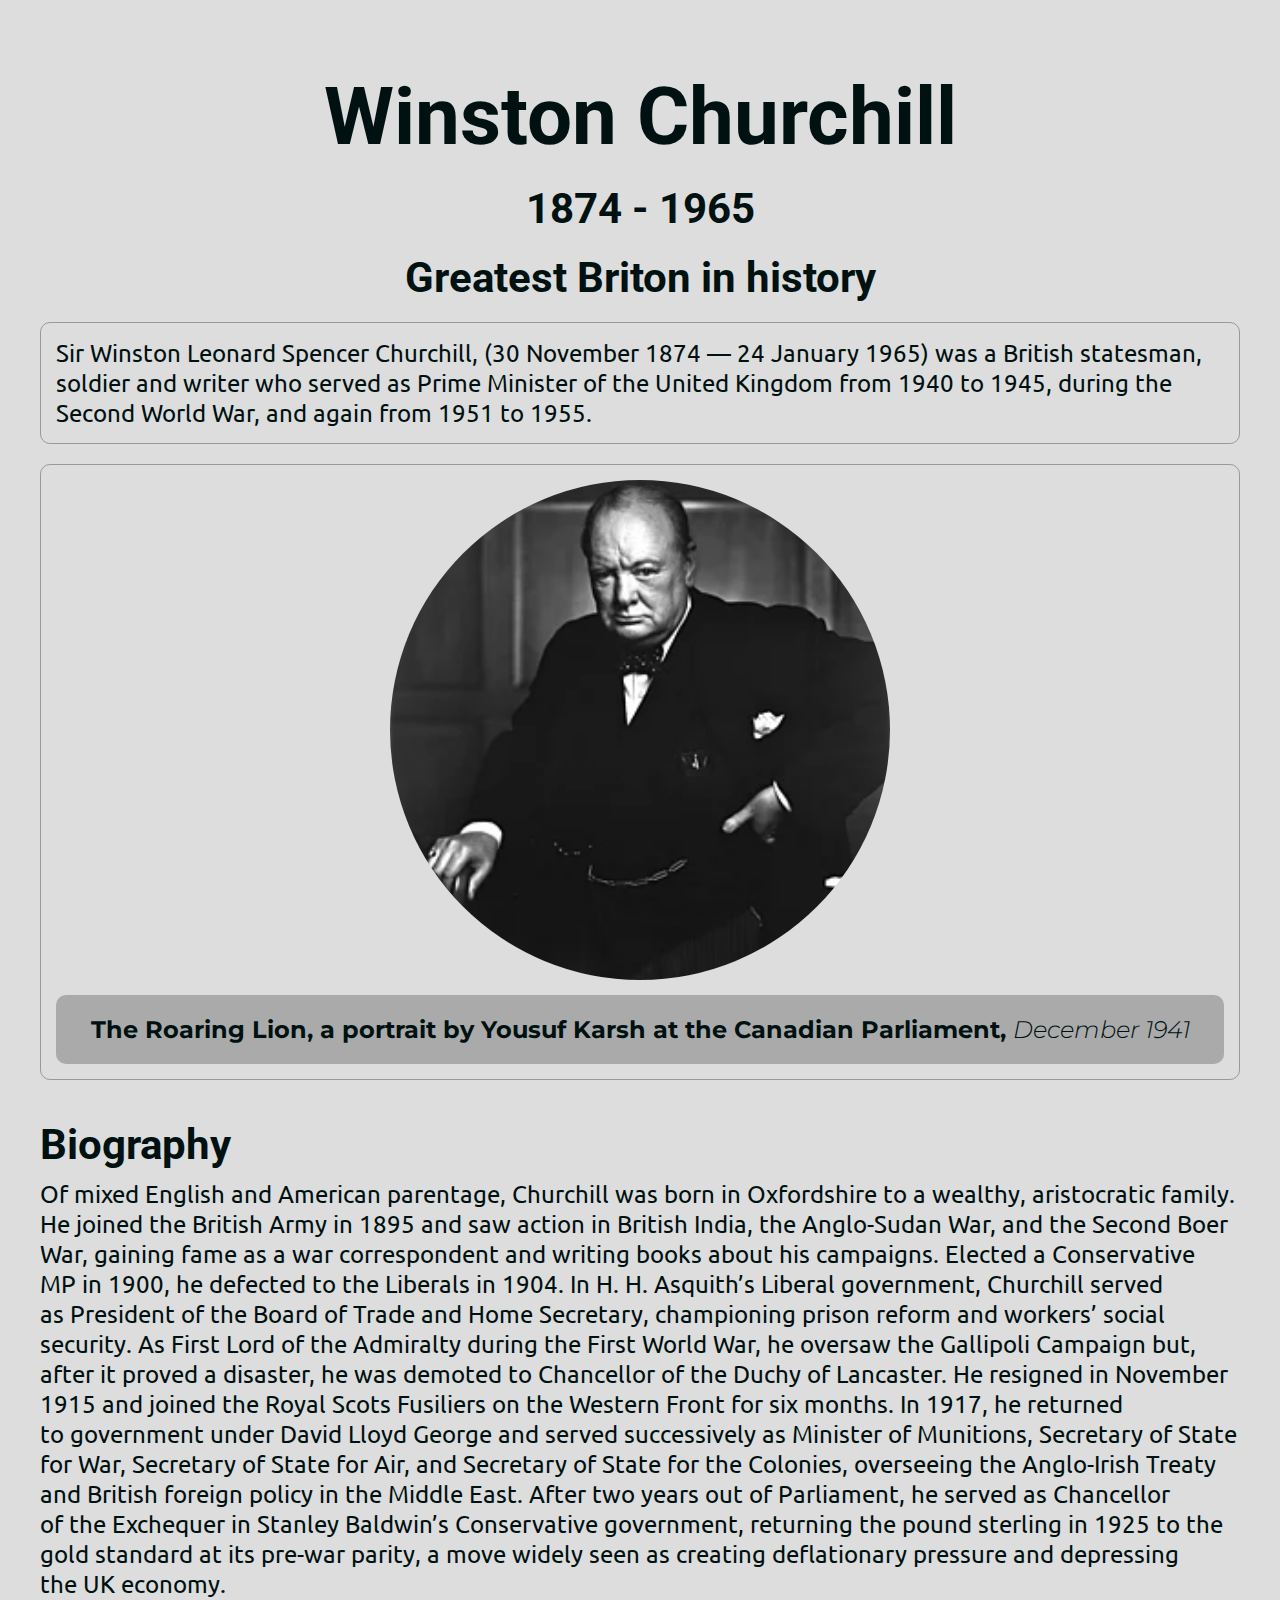
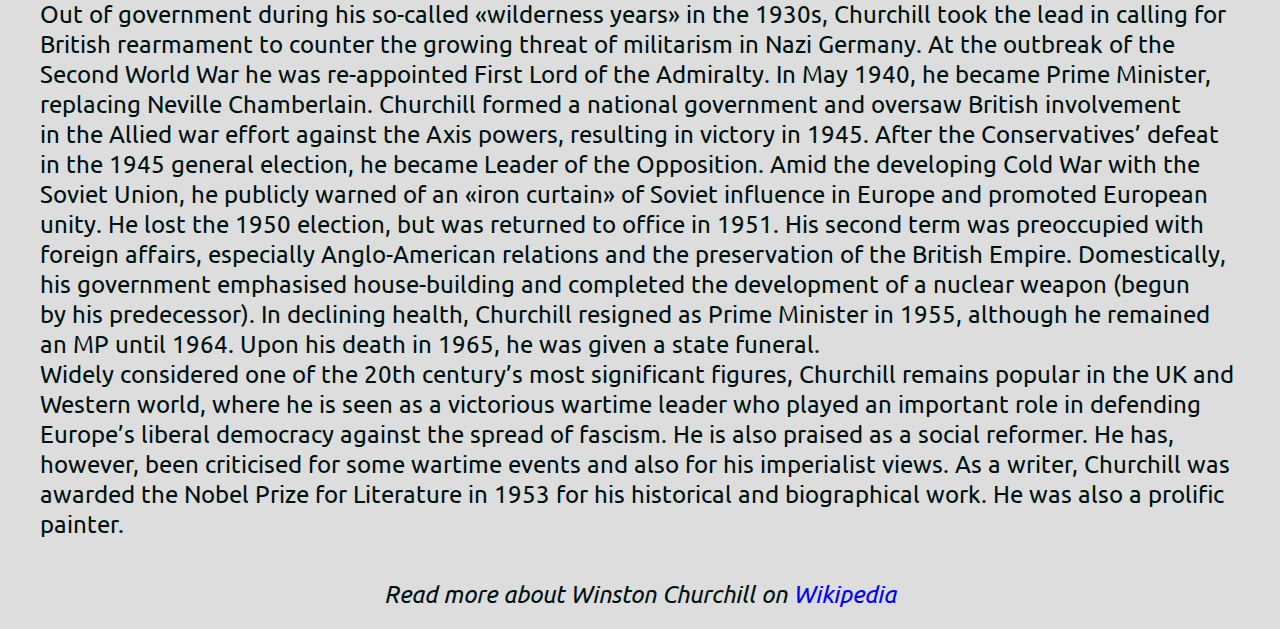
<file: index.html>
<!DOCTYPE html>
<html lang="en">

<head>
	<meta charset="UTF-8">
	<meta http-equiv="X-UA-Compatible" content="IE=edge">
	<meta name="viewport" content="width=device-width, initial-scale=1.0">
	<link rel="preconnect" href="https://fonts.googleapis.com">
	<link rel="preconnect" href="https://fonts.gstatic.com" crossorigin>
	<link
		href="https://fonts.googleapis.com/css2?family=Montserrat:ital,wght@0,400;0,700;1,400&family=Roboto:wght@400;700&family=Ubuntu:ital,wght@0,400;0,700;1,300&display=swap"
		rel="stylesheet">
	<link rel="stylesheet" href="css/reset.css">
	<link rel="stylesheet" href="css/style.css">
	<title>Document</title>
</head>

<body>
	<header class="header">
		<div class="container">
			<h1 class="header__title">
				Winston Churchill
				<span class="header__subtitle">
					1874 - 1965
				</span>
				<span class="header__description">
					Greatest Briton in history
				</span>
			</h1>
		</div>
	</header>

	<main class="main">
		<div class="container">
			<div class="main__wrapper">
				<div class="main__top">
					<p>
						Sir Winston Leonard Spencer Churchill, (30&nbsp;November 1874&nbsp;&mdash; 24&nbsp;January 1965) was
						a&nbsp;British statesman, soldier and writer who served as&nbsp;Prime Minister of&nbsp;the United Kingdom
						from 1940 to&nbsp;1945, during the Second World War, and again from 1951 to&nbsp;1955.
					</p>
				</div>

				<div class="main__inner">
					<div class="main__picture">
						<img class="main__img" src="./img/Sir_Winston_Churchill.jpg" alt="Winston Churchill">
					</div>
					<div class="main__subscribe">
						The Roaring Lion, a portrait by Yousuf Karsh at the Canadian Parliament,
						<span class="main__date">
							December 1941
						</span>
					</div>
				</div>

				<div class="main__content">
					<h2 class="main__title">
						Biography
					</h2>
					<p>
						Of&nbsp;mixed English and American parentage, Churchill was born in&nbsp;Oxfordshire to&nbsp;a&nbsp;wealthy,
						aristocratic family. He&nbsp;joined the British Army in&nbsp;1895 and saw action in&nbsp;British India, the
						Anglo-Sudan War, and the Second Boer War, gaining fame as&nbsp;a&nbsp;war correspondent and writing books
						about his campaigns. Elected a&nbsp;Conservative MP&nbsp;in&nbsp;1900, he&nbsp;defected to&nbsp;the Liberals
						in&nbsp;1904. In&nbsp;H.&nbsp;H. Asquith&rsquo;s Liberal government, Churchill served as&nbsp;President
						of&nbsp;the Board of&nbsp;Trade and Home Secretary, championing prison reform and workers&rsquo; social
						security. As&nbsp;First Lord of&nbsp;the Admiralty during the First World War, he&nbsp;oversaw the Gallipoli
						Campaign but, after it&nbsp;proved a&nbsp;disaster, he&nbsp;was demoted to&nbsp;Chancellor of&nbsp;the Duchy
						of&nbsp;Lancaster. He&nbsp;resigned in&nbsp;November 1915 and joined the Royal Scots Fusiliers on&nbsp;the
						Western Front for six months. In&nbsp;1917, he&nbsp;returned to&nbsp;government under David Lloyd George and
						served successively as&nbsp;Minister of&nbsp;Munitions, Secretary of&nbsp;State for War, Secretary
						of&nbsp;State for Air, and Secretary of&nbsp;State for the Colonies, overseeing the Anglo-Irish Treaty and
						British foreign policy in&nbsp;the Middle East. After two years out of&nbsp;Parliament, he&nbsp;served
						as&nbsp;Chancellor of&nbsp;the Exchequer in&nbsp;Stanley Baldwin&rsquo;s Conservative government, returning
						the pound sterling in&nbsp;1925 to&nbsp;the gold standard at&nbsp;its pre-war parity, a&nbsp;move widely
						seen as&nbsp;creating deflationary pressure and depressing the&nbsp;UK economy.
					</p>
					<p>
						Out of&nbsp;government during his so-called &laquo;wilderness years&raquo; in&nbsp;the 1930s, Churchill took
						the lead in&nbsp;calling for British rearmament to&nbsp;counter the growing threat of&nbsp;militarism
						in&nbsp;Nazi Germany. At&nbsp;the outbreak of&nbsp;the Second World War he&nbsp;was re-appointed First Lord
						of&nbsp;the Admiralty. In&nbsp;May 1940, he&nbsp;became Prime Minister, replacing Neville Chamberlain.
						Churchill formed a&nbsp;national government and oversaw British involvement in&nbsp;the Allied war effort
						against the Axis powers, resulting in&nbsp;victory in&nbsp;1945. After the Conservatives&rsquo; defeat
						in&nbsp;the 1945 general election, he&nbsp;became Leader of&nbsp;the Opposition. Amid the developing Cold
						War with the Soviet Union, he&nbsp;publicly warned of&nbsp;an&nbsp;&laquo;iron curtain&raquo; of&nbsp;Soviet
						influence in&nbsp;Europe and promoted European unity. He&nbsp;lost the 1950&nbsp;election, but was returned
						to&nbsp;office in&nbsp;1951. His second term was preoccupied with foreign affairs, especially Anglo-American
						relations and the preservation of&nbsp;the British Empire. Domestically, his government emphasised
						house-building and completed the development of&nbsp;a&nbsp;nuclear weapon (begun by&nbsp;his predecessor).
						In&nbsp;declining health, Churchill resigned as&nbsp;Prime Minister in&nbsp;1955, although he&nbsp;remained
						an&nbsp;MP until 1964. Upon his death in&nbsp;1965, he&nbsp;was given a&nbsp;state funeral.
					</p>
					<p></p>
					Widely considered one of&nbsp;the 20th century&rsquo;s most significant figures, Churchill remains popular
					in&nbsp;the&nbsp;UK and Western world, where he&nbsp;is&nbsp;seen as&nbsp;a&nbsp;victorious wartime leader who
					played an&nbsp;important role in&nbsp;defending Europe&rsquo;s liberal democracy against the spread
					of&nbsp;fascism. He&nbsp;is&nbsp;also praised as&nbsp;a&nbsp;social reformer. He&nbsp;has, however, been
					criticised for some wartime events and also for his imperialist views. As&nbsp;a&nbsp;writer, Churchill was
					awarded the Nobel Prize for Literature in&nbsp;1953 for his historical and biographical work. He&nbsp;was also
					a&nbsp;prolific painter.
					</p>
				</div>
			</div>
		</div>
	</main>

	<footer class="footer">
		<div class="container">
			<a class="footer__link" href="https://en.wikipedia.org/wiki/Winston_Churchill" target="_blank">
				Read more about Winston Churchill on
				<span class="footer__wiki">
					Wikipedia
				</span>
			</a>
		</div>
	</footer>
</body>

</html>
</file>
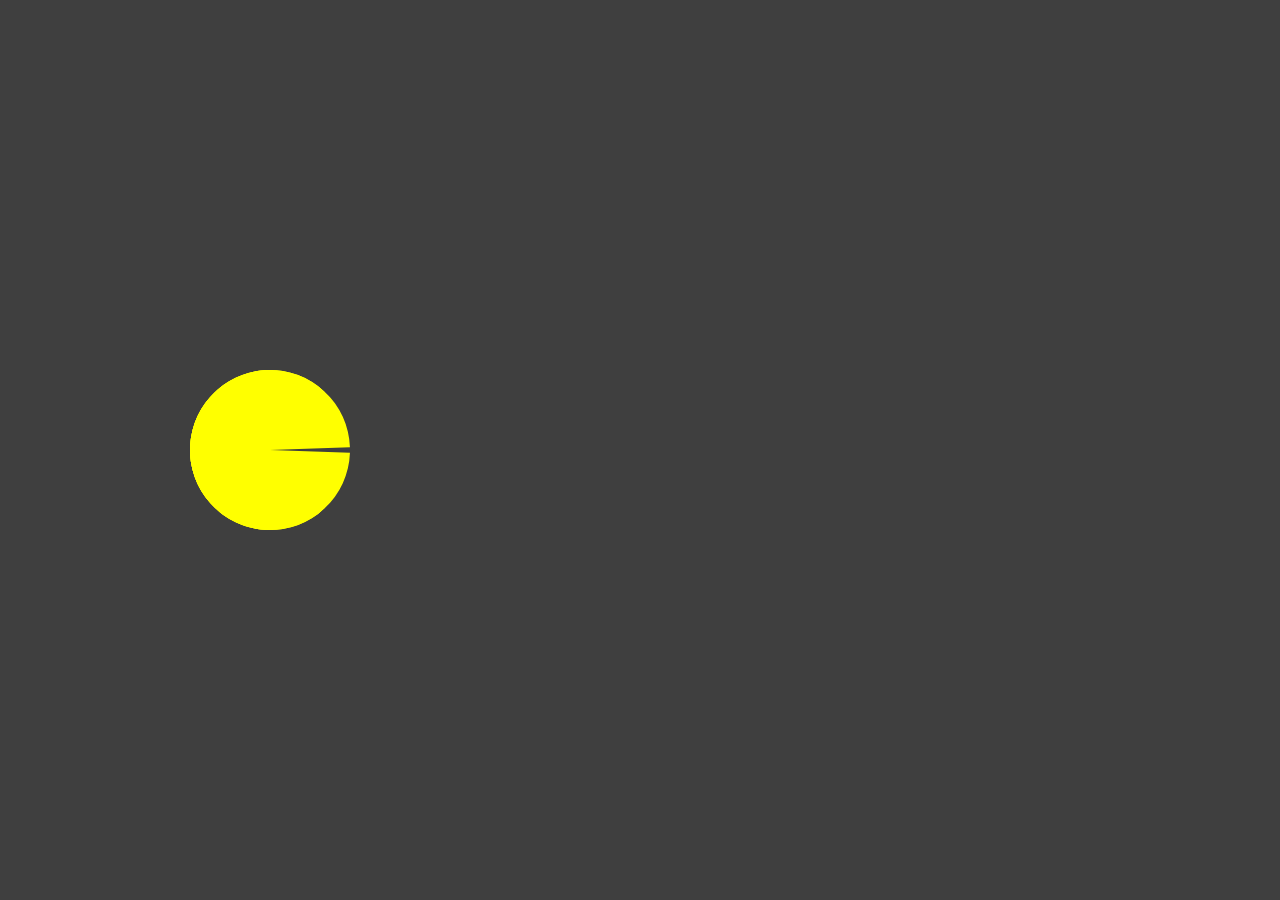
<file: task_4/index.html>
<!DOCTYPE html>
<html lang="en">

<head>
	<meta charset="UTF-8">
	<meta http-equiv="X-UA-Compatible" content="IE=edge">
	<meta name="viewport" content="width=device-width, initial-scale=1.0">
	<link rel="stylesheet" href="css/style.css">
	<title>Animation</title>
</head>

<body>
	<div class="container">
		<div class="content">
			<div class="pacman">
				<span class="pacman__mouth"></span>
			</div>
			<ul class="ball__list">
				<li class="ball__item"></li>
				<li class="ball__item"></li>
				<li class="ball__item"></li>
				<li class="ball__item"></li>
				<li class="ball__item"></li>
				<li class="ball__item"></li>
				<li class="ball__item"></li>
				<li class="ball__item"></li>
			</ul>
		</div>
	</div>
</body>

</html>
</file>
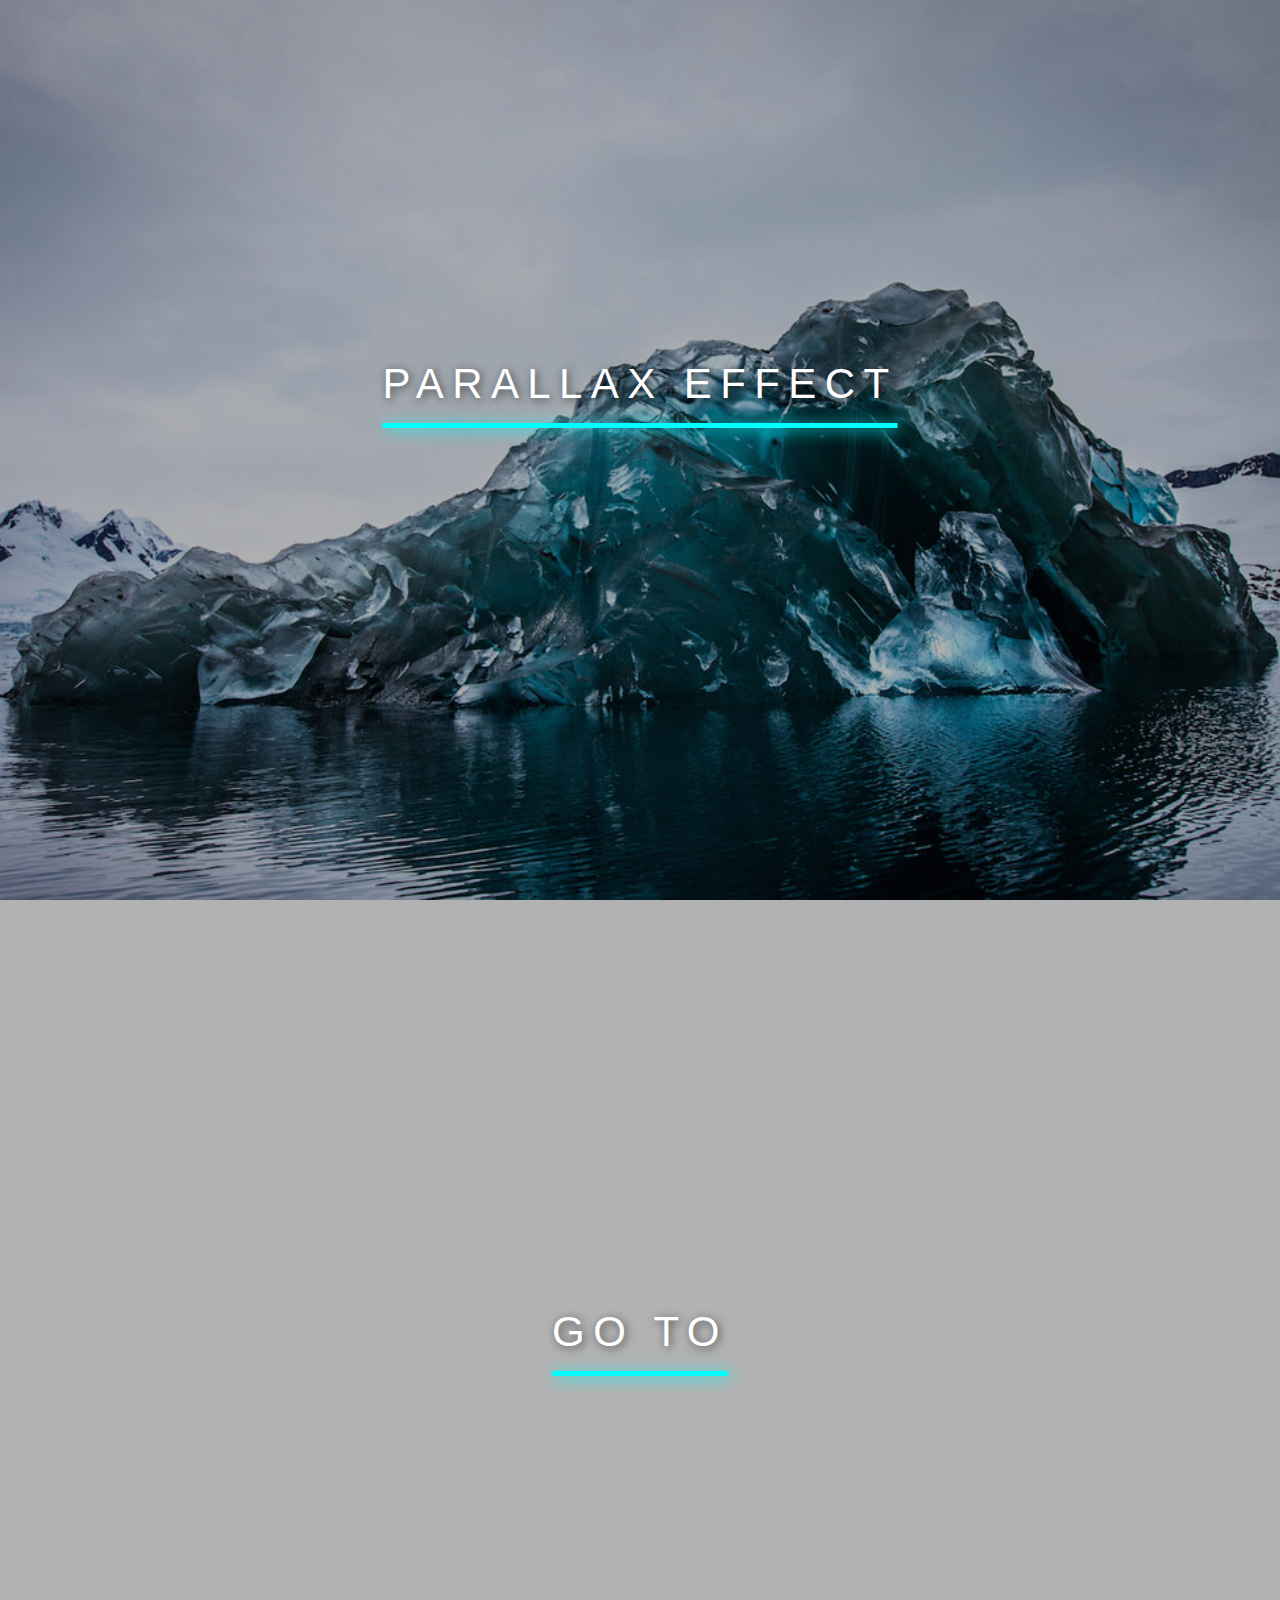
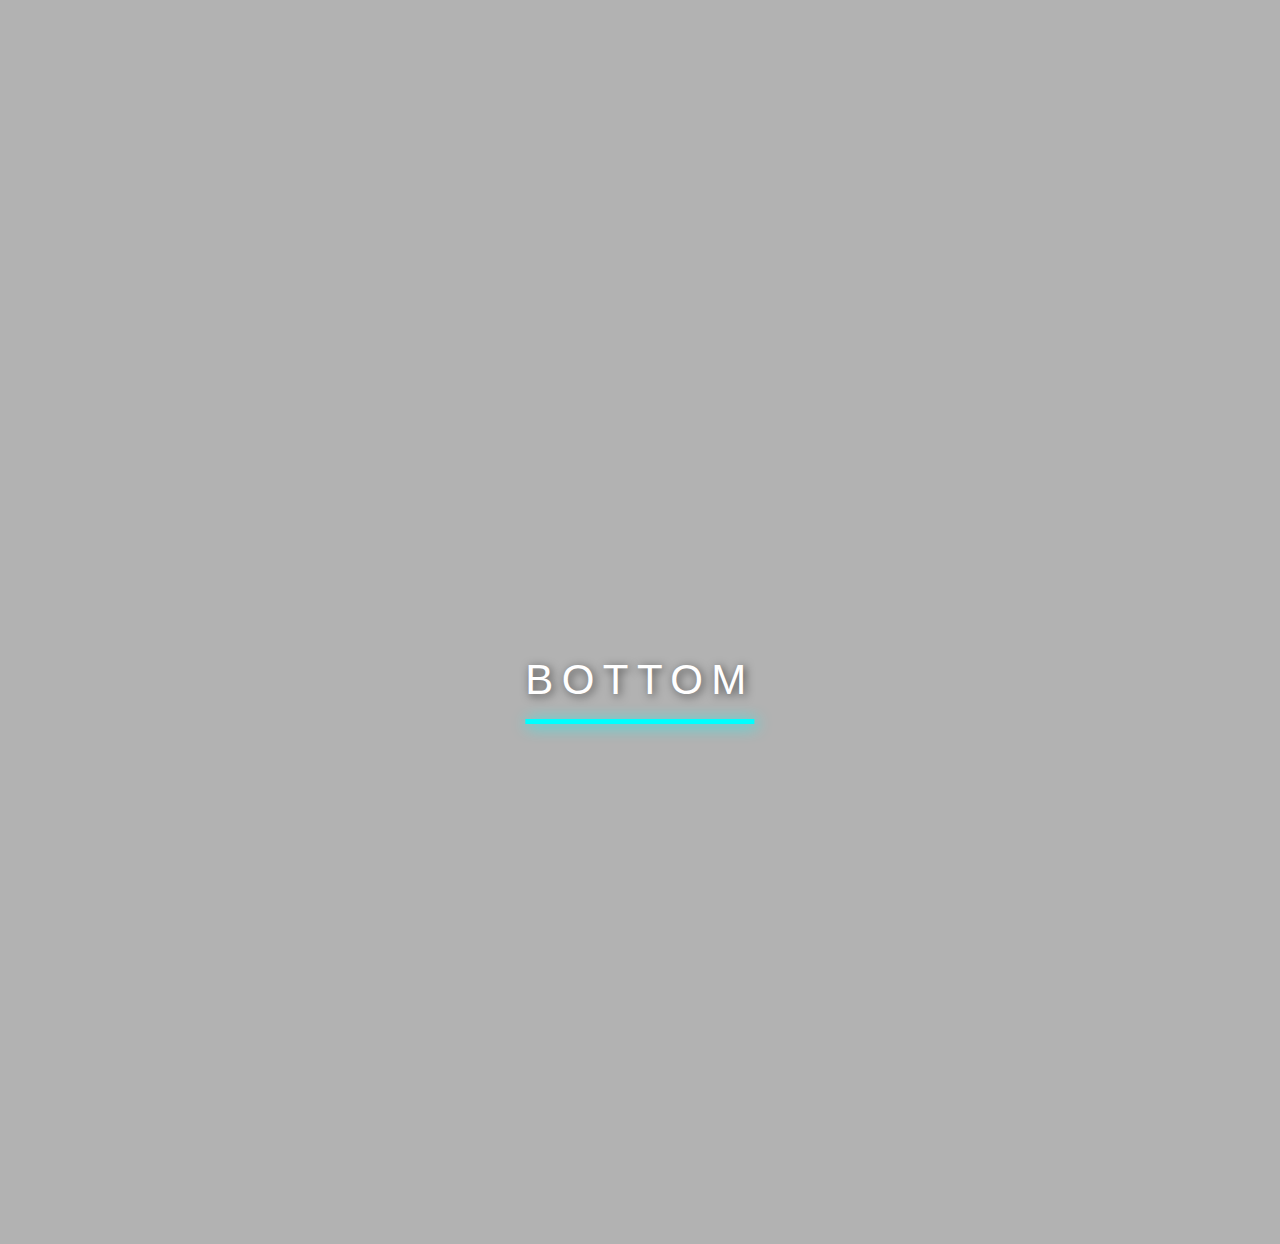
<file: task_5/index.html>
<!DOCTYPE html>
<html lang="en">

<head>
	<meta charset="UTF-8">
	<meta http-equiv="X-UA-Compatible" content="IE=edge">
	<meta name="viewport" content="width=device-width, initial-scale=1.0">
	<link href="https://fonts.googleapis.com/css2?family=Open+Sans:wght@400;700&display=swap" rel="stylesheet">
	<link rel="stylesheet" href="css/style.css">
	<title>Parallax</title>
</head>

<body>
	<header class="header">
		<h1 class="header__title title">
			Parallax effect
		</h1>
	</header>
	<section class="moove">
		<div class="moove__title title">
			Go to
		</div>
	</section>
	<footer class="footer">
		<div class="footer__title title">
			<p>
				Bottom
			</p>
		</div>
	</footer>
</body>

</html>
</file>
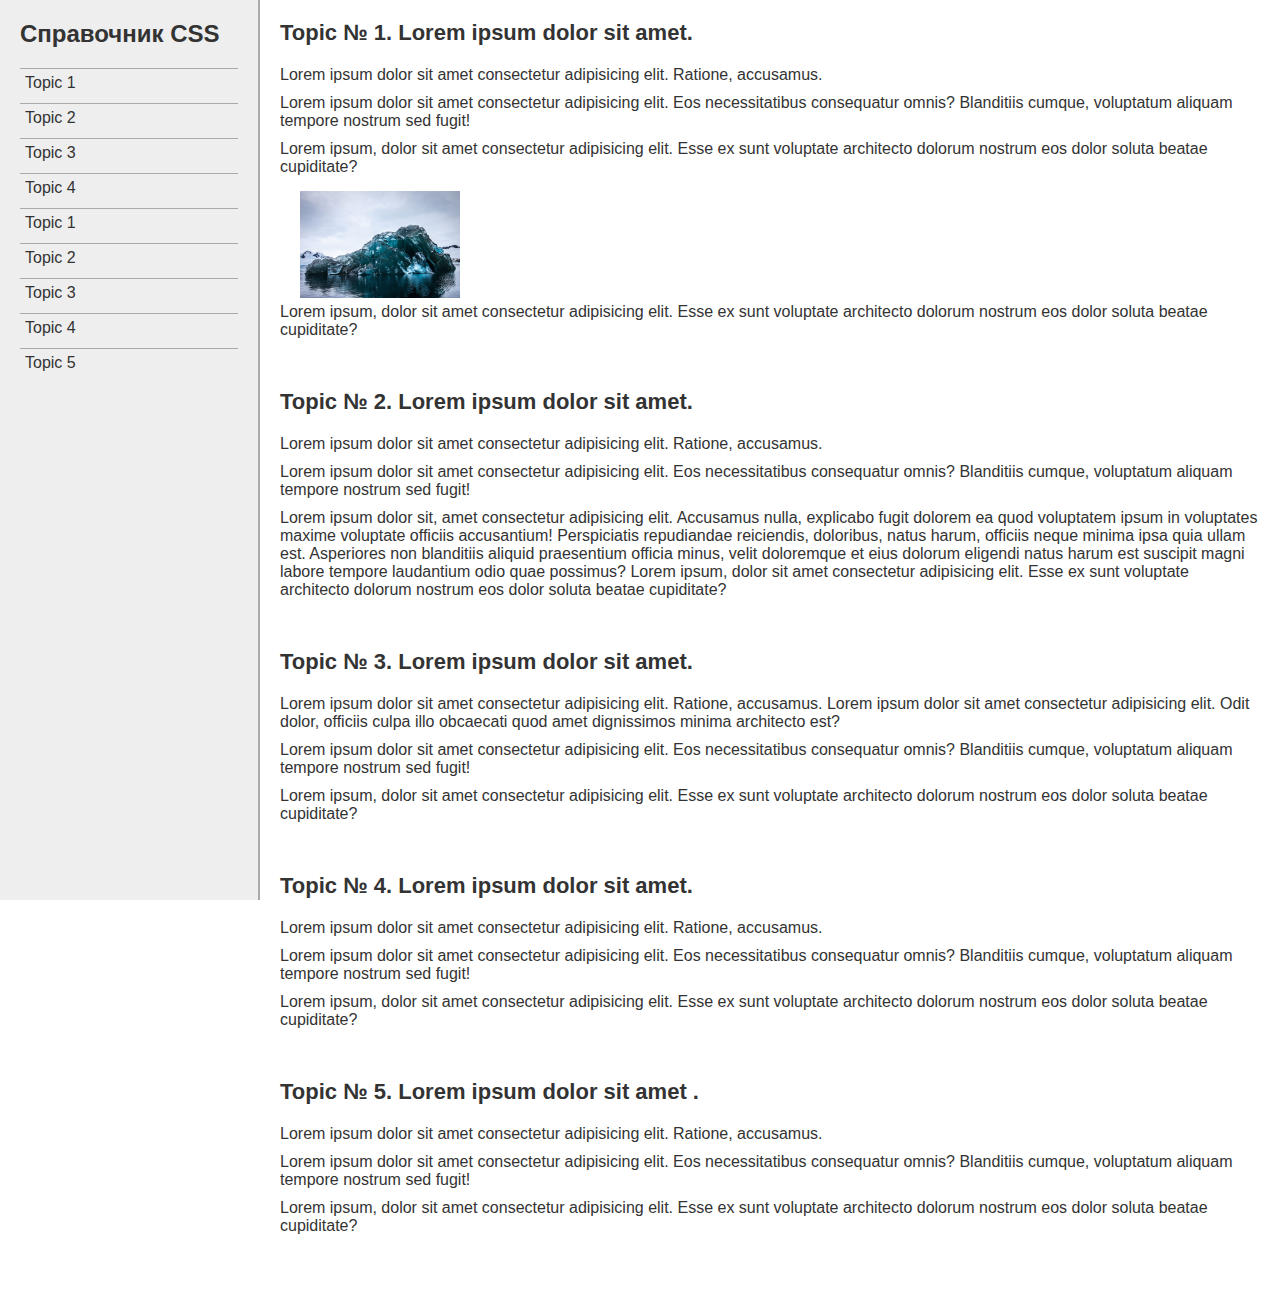
<file: task_6/index.html>
<!DOCTYPE html>
<html lang="ru">

<head>
	<meta charset="UTF-8">
	<meta http-equiv="X-UA-Compatible" content="IE=edge">
	<meta name="viewport" content="width=device-width, initial-scale=1.0">
	<link href="https://fonts.googleapis.com/css2?family=Open+Sans:wght@400;500;700&display=swap" rel="stylesheet">
	<link rel="stylesheet" href="css/style.css">
	<title>Справочник CSS</title>
</head>

<body>
	<div class="api">
		<aside class="api__menu menu-api">
			<h1 class="menu-api__title">
				Справочник CSS
			</h1>
			<nav class="menu-api__navigation nav-api">
				<ul class="nav-api__list">
					<li class="nav-api__item">
						<a class="nav-api__link" href="#topic_1">
							Topic 1
						</a>
					</li>

					<li class="nav-api__item">
						<a class="nav-api__link" href="#topic_2">
							Topic 2
						</a>
					</li>

					<li class="nav-api__item">
						<a class="nav-api__link" href="#topic_3">
							Topic 3
						</a>
					</li>

					<li class="nav-api__item">
						<a class="nav-api__link" href="#topic_4">
							Topic 4
						</a>
					</li>

				</ul>
				<ul class="nav-api__list">
					<li class="nav-api__item">
						<a class="nav-api__link" href="#topic_1">
							Topic 1
						</a>
					</li>

					<li class="nav-api__item">
						<a class="nav-api__link" href="#topic_2">
							Topic 2
						</a>
					</li>

					<li class="nav-api__item">
						<a class="nav-api__link" href="#topic_3">
							Topic 3
						</a>
					</li>

					<li class="nav-api__item">
						<a class="nav-api__link" href="#topic_4">
							Topic 4
						</a>
					</li>

					<li class="nav-api__item">
						<a class="nav-api__link" href="#topic_5">
							Topic 5
						</a>
					</li>
				</ul>
			</nav>
		</aside>
		<section class="api__documentation documentation">
			<ul class="documentation__list">
				<li class="documentation__item topic" id="topic_1">
					<h2 class="topic__title">
						Topic № 1. Lorem ipsum dolor sit amet.
					</h2>
					<div class="topic__description">
						<p>
							Lorem ipsum dolor sit amet consectetur adipisicing elit. Ratione, accusamus.
						</p>
						<p>
							Lorem ipsum dolor sit amet consectetur adipisicing elit. Eos necessitatibus consequatur
							omnis? Blanditiis cumque, voluptatum aliquam tempore nostrum sed fugit!
						</p>
						<p>
							Lorem ipsum, dolor sit amet consectetur adipisicing elit. Esse ex sunt voluptate architecto
							dolorum nostrum eos dolor soluta beatae cupiditate?
						</p>
						<div class="topic__picture">
							<img class="topic__img" src="img/bg_1.jpg" alt="Гори в снігу">
						</div>
						<p>
							Lorem ipsum, dolor sit amet consectetur adipisicing elit. Esse ex sunt voluptate
							architecto
							dolorum nostrum eos dolor soluta beatae cupiditate?
						</p>
				</li>

				<li class="documentation__item topic" id="topic_2">
					<h2 class="topic__title">
						Topic № 2. Lorem ipsum dolor sit amet.
					</h2>
					<div class="topic__description">
						<p>
							Lorem ipsum dolor sit amet consectetur adipisicing elit. Ratione, accusamus.
						</p>
						<p>
							Lorem ipsum dolor sit amet consectetur adipisicing elit. Eos necessitatibus consequatur
							omnis? Blanditiis cumque, voluptatum aliquam tempore nostrum sed fugit!
						</p>
						<p>
							Lorem ipsum dolor sit, amet consectetur adipisicing elit. Accusamus nulla, explicabo fugit
							dolorem ea quod voluptatem ipsum in voluptates maxime voluptate officiis accusantium!
							Perspiciatis repudiandae reiciendis, doloribus, natus harum, officiis neque minima ipsa quia
							ullam est. Asperiores non blanditiis aliquid praesentium officia minus, velit doloremque et
							eius dolorum eligendi natus harum est suscipit magni labore tempore laudantium odio quae
							possimus?
							Lorem ipsum, dolor sit amet consectetur adipisicing elit. Esse ex sunt voluptate architecto
							dolorum nostrum eos dolor soluta beatae cupiditate?
						</p>
					</div>
				</li>

				<li class="documentation__item topic" id="topic_3">
					<h2 class="topic__title">
						Topic № 3. Lorem ipsum dolor sit amet.
					</h2>
					<div class="topic__description">
						<p>
							Lorem ipsum dolor sit amet consectetur adipisicing elit. Ratione, accusamus.
							Lorem ipsum dolor sit amet consectetur adipisicing elit. Odit dolor, officiis culpa illo
							obcaecati quod amet dignissimos minima architecto est?
						</p>
						<p>
							Lorem ipsum dolor sit amet consectetur adipisicing elit. Eos necessitatibus consequatur
							omnis? Blanditiis cumque, voluptatum aliquam tempore nostrum sed fugit!
						</p>
						<p>
							Lorem ipsum, dolor sit amet consectetur adipisicing elit. Esse ex sunt voluptate architecto
							dolorum nostrum eos dolor soluta beatae cupiditate?
						</p>
					</div>
				</li>

				<li class="documentation__item topic" id="topic_4">
					<h2 class="topic__title">
						Topic № 4. Lorem ipsum dolor sit amet.
					</h2>
					<div class="topic__description">
						<p>
							Lorem ipsum dolor sit amet consectetur adipisicing elit. Ratione, accusamus.
						</p>
						<p>
							Lorem ipsum dolor sit amet consectetur adipisicing elit. Eos necessitatibus consequatur
							omnis? Blanditiis cumque, voluptatum aliquam tempore nostrum sed fugit!
						</p>
						<p>
							Lorem ipsum, dolor sit amet consectetur adipisicing elit. Esse ex sunt voluptate architecto
							dolorum nostrum eos dolor soluta beatae cupiditate?
						</p>
					</div>
				</li>

				<li class="documentation__item topic" id="topic_5">
					<h2 class="topic__title">
						Topic № 5. Lorem ipsum dolor sit amet .
					</h2>
					<div class="topic__description">
						<p>
							Lorem ipsum dolor sit amet consectetur adipisicing elit. Ratione, accusamus.
						</p>
						<p>
							Lorem ipsum dolor sit amet consectetur adipisicing elit. Eos necessitatibus consequatur
							omnis? Blanditiis cumque, voluptatum aliquam tempore nostrum sed fugit!
						</p>
						<p>
							Lorem ipsum, dolor sit amet consectetur adipisicing elit. Esse ex sunt voluptate architecto
							dolorum nostrum eos dolor soluta beatae cupiditate?
						</p>
					</div>
				</li>
			</ul>
		</section>
	</div>
</body>

</html>
</file>
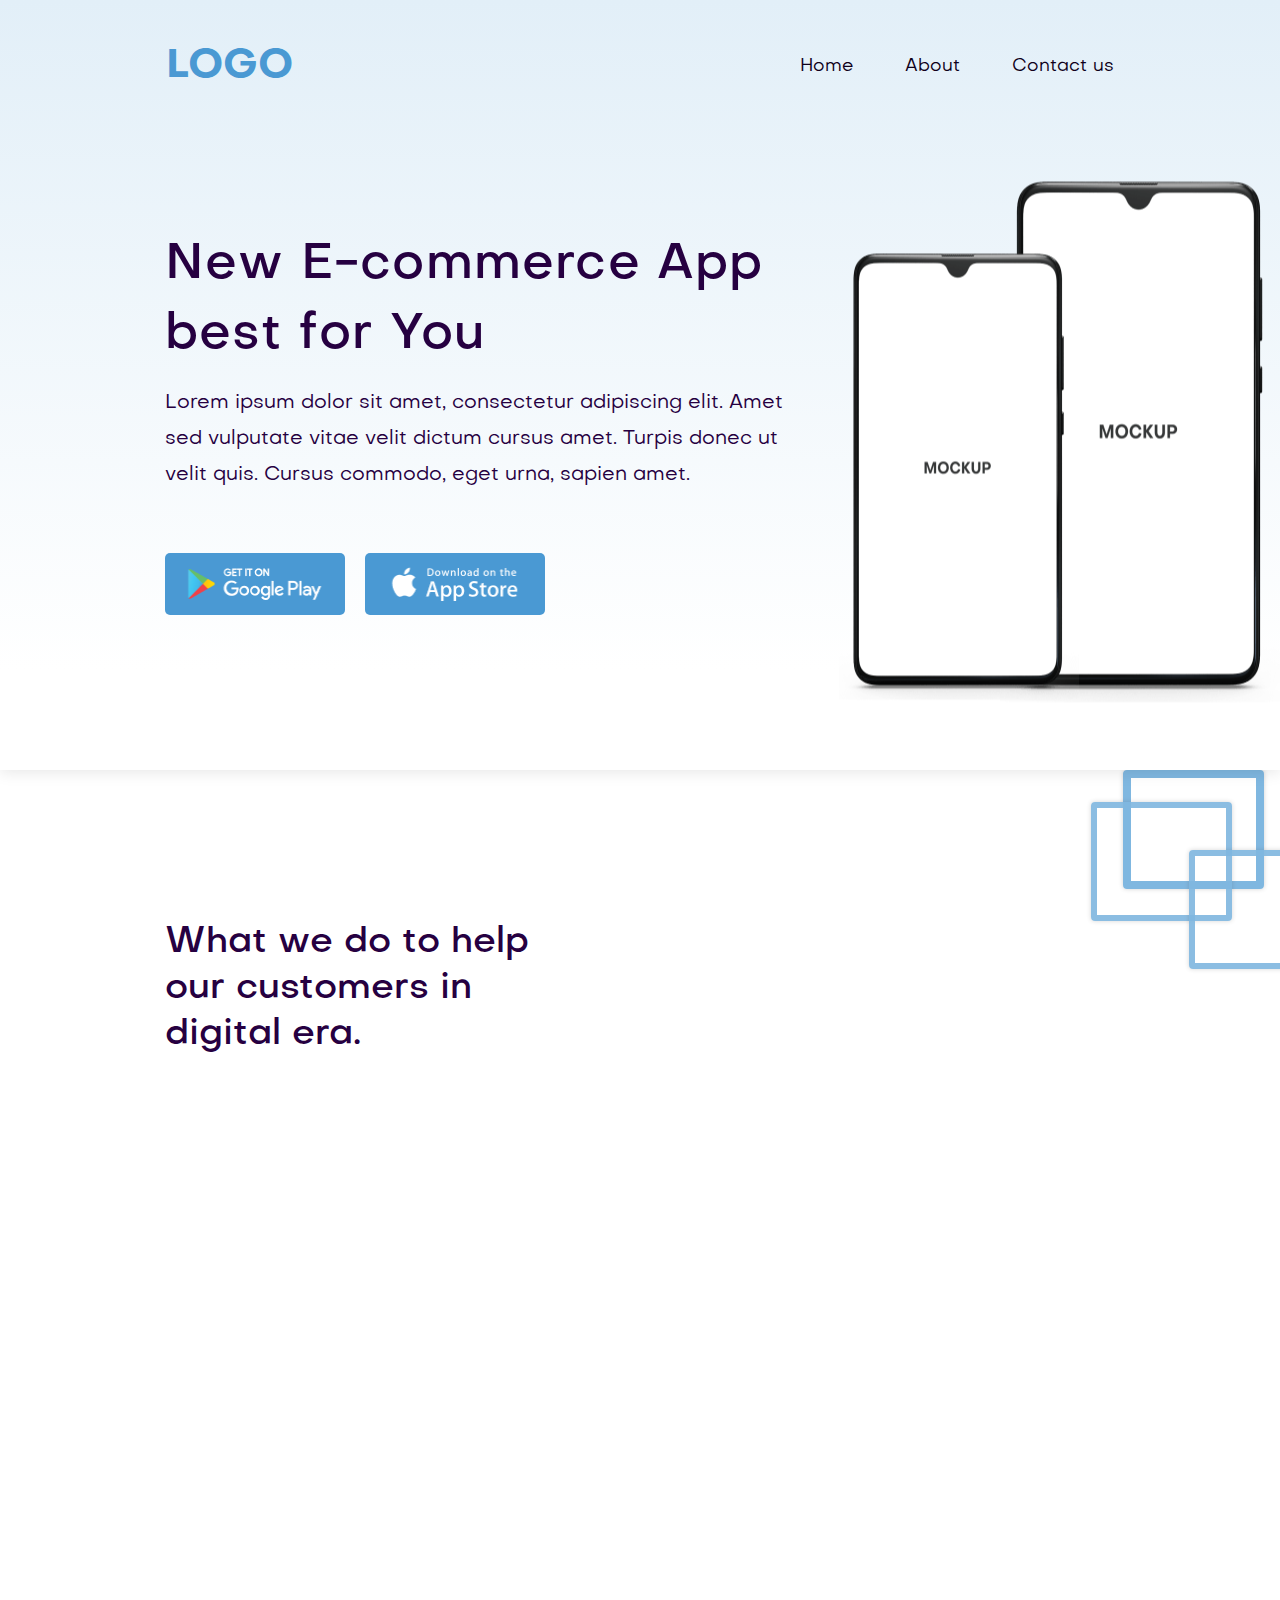
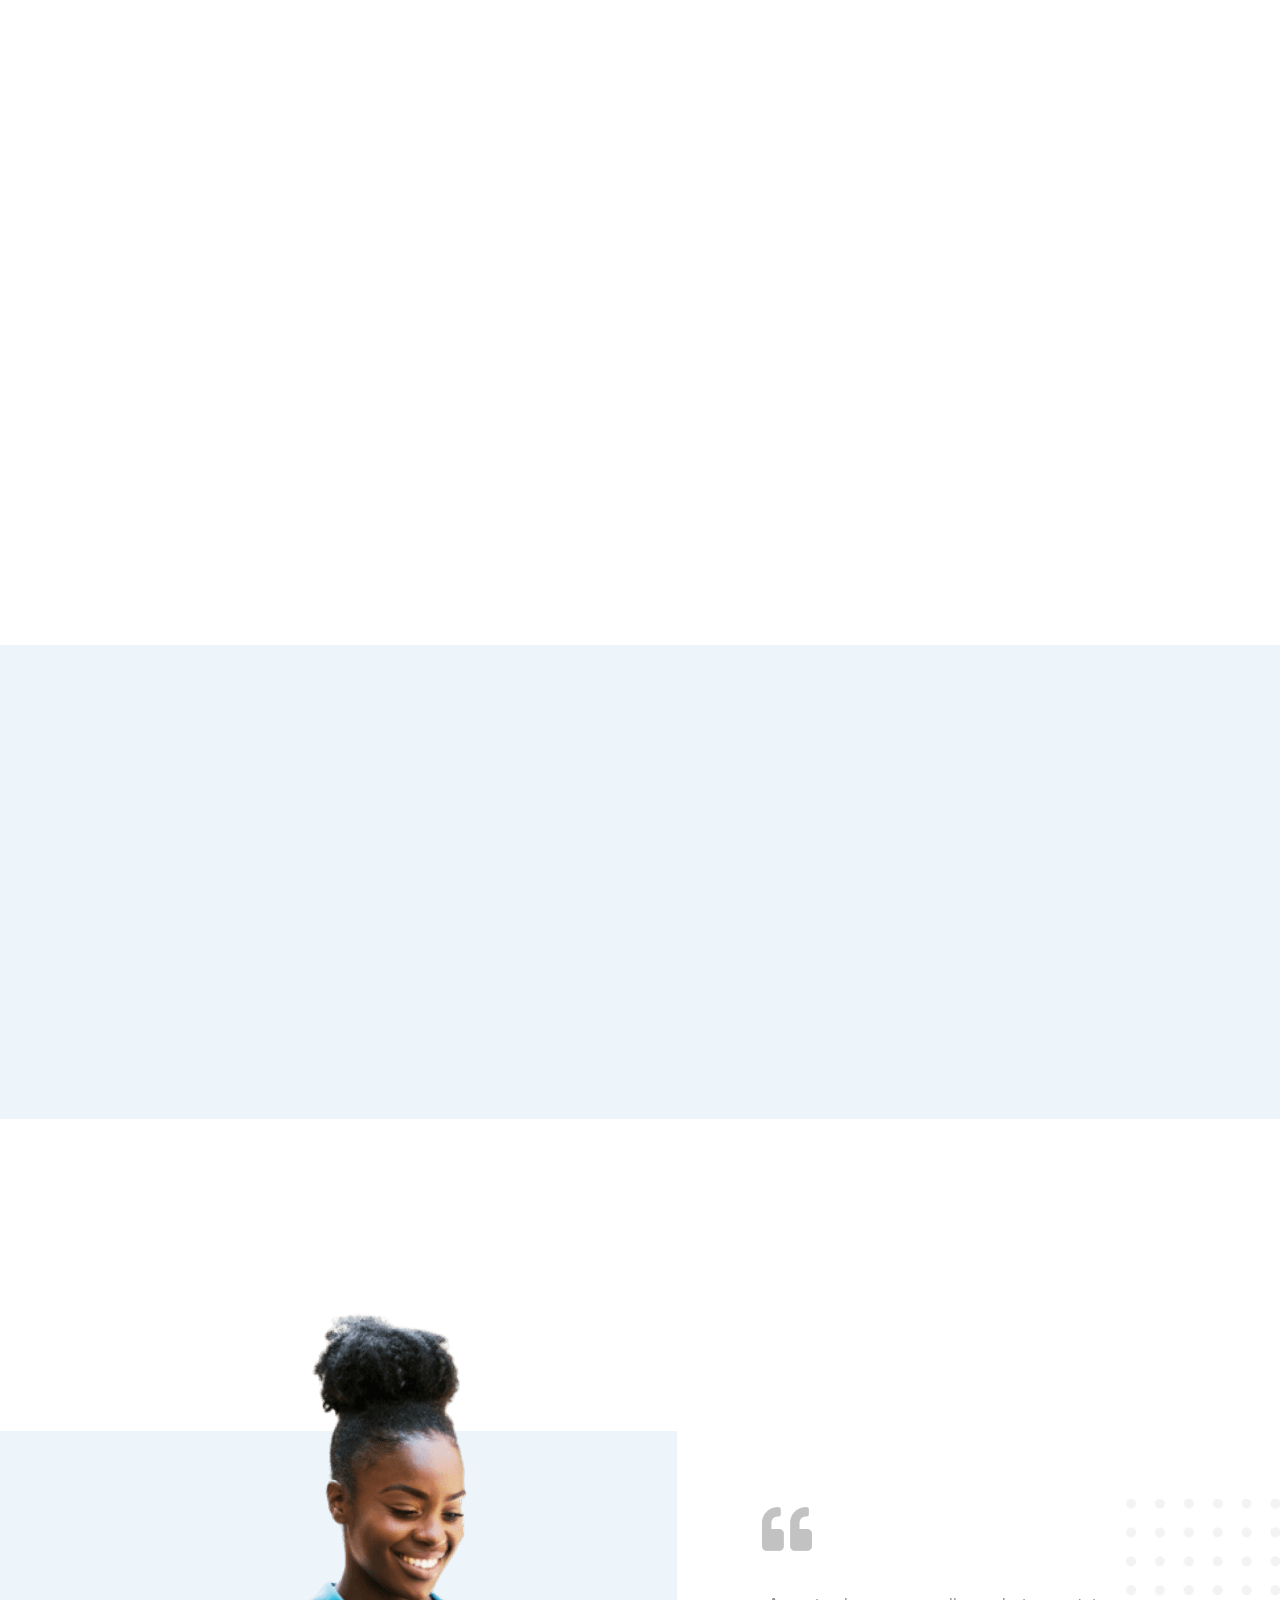
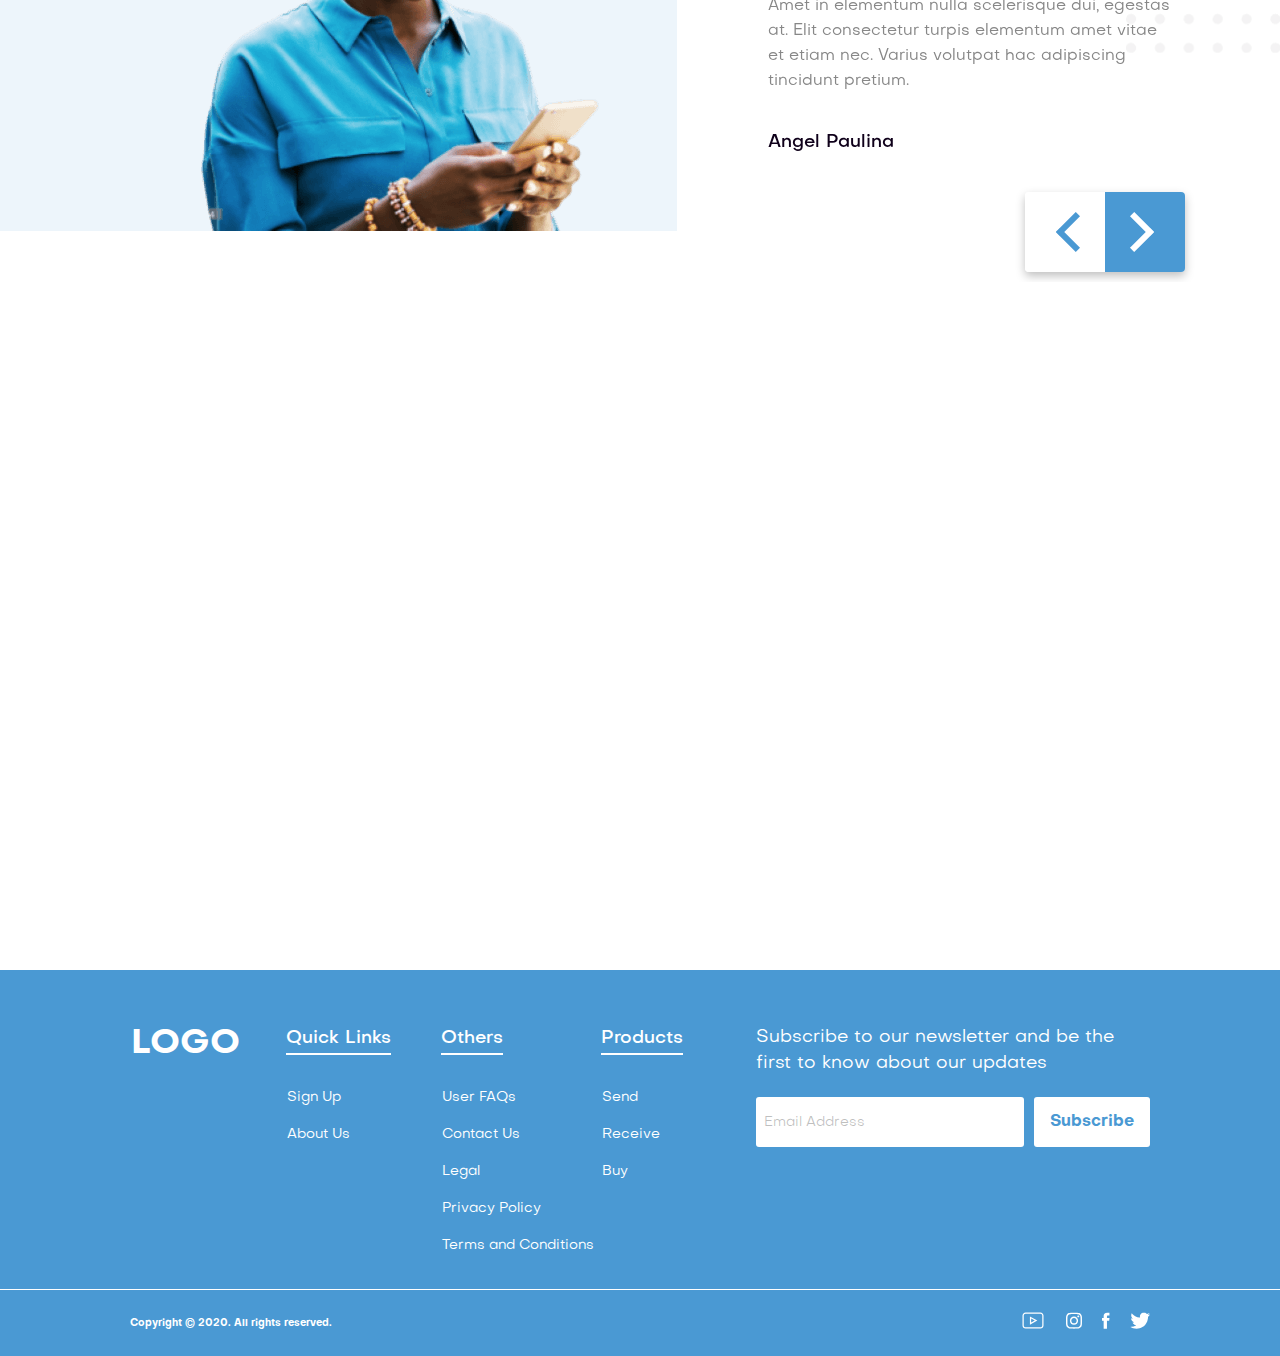
<file: task_8/index.html>
<!DOCTYPE html>
<html lang="en">

<head>
	<meta charset="UTF-8">
	<meta http-equiv="X-UA-Compatible" content="IE=edge">
	<meta name="viewport" content="width=device-width, initial-scale=1.0">
	<link rel="stylesheet" href="css/style.css">
	<title>E-commerce App</title>
</head>

<body>
	<div class="wrapper">
		<header class="header">
			<div class="container">
				<div class="header__content">

					<a class="header__logo goto hover" data-goto=".hero" href="#" tabindex="1">
						Logo
					</a>

					<div class="header__menu menu">
						<button class="menu__burger burger" type="button" tabindex="2">
							<span></span>
							<span></span>
							<span></span>
						</button>

						<nav class="menu__body fixed">
							<span class="sr-only">Navigation</span>

							<ul class="menu__list">
								<li class="menu__item">
									<a class="menu__link hover goto" data-goto=".home" href="#" tabindex="3">Home</a>
								</li>

								<li class="menu__item">
									<a class="menu__link hover goto" data-goto=".about" href="#" tabindex="4">About</a>
								</li>

								<li class="menu__item">
									<a class="menu__link hover goto" data-goto=".contact" href="#" tabindex="7">Contact
										us</a>
								</li>
							</ul>
						</nav>
					</div>
				</div>
			</div>
		</header>

		<main class="main-page">
			<section class="head">
				<div class="head__wrapper maxcontainer">
					<div class="head__content container">
						<div class="head__body">
							<h1 class="head__title  anim-item">
								New E-commerce App best for You
							</h1>
							<span class="head__description  anim-item">
								Lorem ipsum dolor sit amet, consectetur adipiscing elit. Amet sed vulputate
								vitae
								velit
								dictum cursus amet. Turpis donec ut velit quis. Cursus commodo, eget urna,
								sapien
								amet.
							</span>
							<div class="head__appbox app anim-item">
								<ul class="app__list">
									<li class="app__item">
										<a href="#" class="app__link">
											<img class="app__img" src="img/icons/google-play.png"
												alt=" Button on Google-play link">
										</a>
									</li>

									<li class="app__item">
										<a href="#" class="app__link">
											<img class="app__img" src="img/icons/app-store.png"
												alt=" Button on Google-play link">
										</a>
									</li>
								</ul>
							</div>
						</div>
					</div>
					<div class="head__picture anim-item">
						<img class="head__img" src="img/bg/mockup.png" alt="Mobile device examlpe image">
					</div>
				</div>
			</section>

			<section class="about">
				<div class="about__container maxcontainer">
					<span class="decor anim-item"></span>
					<span class="decor__bottom decor anim-item"></span>
					<div class="container">
						<div class="about__content">
							<h2 class="about__title">
								What we do to help
								our customers in
								digital era.
							</h2>
							<ul class="about__list">
								<li class="about__item cart cart--receive anim-item">
									<div class="cart__content">
										<div class="cart__picture">
											<img class="cart__img" src="img/icons/receive.png"
												alt="Graphics man with box">
										</div>
										<h3 class="cart__title">
											Receive
										</h3>
										<div class="cart__description">
											Lorem ipsum dolor sit amet, consectetur adipiscing elit, sed do eiusmod
											tempor
											incididunt ut labore et dolore magna aliqua.
										</div>
										<a class="cart__link" href="#">
											Learn more
										</a>
									</div>
								</li>

								<li class="about__item cart cart--send anim-item">
									<div class="cart__content">
										<div class="cart__picture">
											<img class="cart__img" src="img/icons/send.png" alt="Graphics man with box">
										</div>
										<h3 class="cart__title">
											Send
										</h3>
										<div class="cart__description">
											Lorem ipsum dolor sit amet, consectetur adipiscing elit, sed do eiusmod
											tempor
											incididunt ut labore et dolore magna aliqua.
										</div>
										<a class="cart__link" href="#">
											Learn more
										</a>
									</div>
								</li>

								<li class="about__item cart cart--buy anim-item">
									<div class="cart__content">
										<div class="cart__picture">
											<img class="cart__img" src="img/icons/buy.png" alt="Graphics man with box">
										</div>
										<h3 class="cart__title">
											Buy
										</h3>
										<div class="cart__description">
											Lorem ipsum dolor sit amet, consectetur adipiscing elit, sed do eiusmod
											tempor
											incididunt ut labore et dolore magna aliqua.
										</div>
										<a class="cart__link" href="#">
											Learn more
										</a>
									</div>
								</li>
							</ul>
						</div>
					</div>
				</div>
			</section>

			<section class="description">
				<div class="container">
					<div class="description__content">
						<h2 class="description__title title anim-item">
							How it works
						</h2>
						<ul class="description__list">
							<li class="description__item stage anim-item">
								<div class="stage__icon">
									<img class="stage__img" src="img/svg-icons/create.svg" alt="Icon create an account">
								</div>
								<h4 class="stage__title">
									Create an account
								</h4>
								<span class="stage__text">
									Lorem ipsum dolor sit amet,
									consecteteu.
								</span>
							</li>

							<li class="description__item stage anim-item">
								<div class="stage__icon">
									<img class="stage__img" src="img/svg-icons/security.svg"
										alt="Icon shield with check mark">
								</div>
								<h4 class="stage__title">
									Get authorization
								</h4>
								<span class="stage__text">
									Lorem ipsum dolor sit amet,
									consecteteu.
								</span>
							</li>

							<li class="description__item stage anim-item">
								<div class="stage__icon">
									<img class="stage__img" src="img/svg-icons/emoji-happy.svg" alt="Icon emoji happy">
								</div>
								<h4 class="stage__title">
									Enjoy the app
								</h4>
								<span class="stage__text">
									Lorem ipsum dolor sit amet,
									consecteteu.
								</span>
							</li>
						</ul>

					</div>
				</div>
			</section>

			<section class="reviews">
				<div class="reviews__container maxcontainer">
					<h2 class="reviews__title title anim-item">
						What our client say
					</h2>
					<div class="reviews__slider slider-reviews">
						<ul class="slider-reviews__wrapper">
							<li class="slider-reviews__slide slide">
								<div class="slide__picture">
									<img class="slide__img" src="img/bg/customer.png" alt="Woman looking at smartphone">
								</div>
								<div class="slide__description">
									<p class="slide__text">
										Amet in elementum nulla scelerisque dui, egestas at. Elit consectetur turpis
										elementum amet vitae et etiam nec. Varius volutpat hac adipiscing tincidunt
										pretium.
									</p>
									<span class="slide__signature">
										Angel Paulina
									</span>
								</div>
							</li>
							<li class="slider-reviews__slide slide">
								<div class="slide__picture">
									<img class="slide__img" src="img/bg/customer.png" alt="Woman looking at smartphone">
								</div>
								<div class="slide__description">
									<p class="slide__text">
										Amet in elementum nulla scelerisque dui, egestas at. Elit consectetur turpis
										elementum amet vitae et etiam nec. Varius volutpat hac adipiscing tincidunt
										pretium.
									</p>
									<span class="slide__signature">
										Angel Paulina
									</span>
								</div>
							</li>

							<li class="slider-reviews__slide slide">
								<div class="slide__picture">
									<img class="slide__img" src="img/bg/customer.png" alt="Woman looking at smartphone">
								</div>
								<div class="slide__description">
									<p class="slide__text">
										Amet in elementum nulla scelerisque dui, egestas at. Elit consectetur turpis
										elementum amet vitae et etiam nec. Varius volutpat hac adipiscing tincidunt
										pretium.
									</p>
									<span class="slide__signature">
										Angel Paulina
									</span>
								</div>
							</li>
						</ul>

						<div class="slider-reviews__button-box">
							<button class="slider-reviews__button slider-reviews__button--prev" type="button"></button>
							<button class="slider-reviews__button slider-reviews__button--next" type="button"></button>
						</div>
					</div>
				</div>
			</section>

			<section class="proposition">
				<div class="proposition__container maxcontainer">
					<span class="decor anim-item"></span>
					<span class="decor__bottom decor anim-item"></span>

					<div class="container">
						<div class="proposition__wrapper">
							<div class="proposition__picture anim-item">
								<img class="proposition__img" src="img/bg/mockup_2.png"
									alt="Mobile devices examlpe image">
							</div>
							<div class="proposition__content">
								<h2 class="proposition__title title anim-item">
									Download app to enjoy more!
								</h2>
								<div class="proposition__description anim-item">
									<p>
										Amet in elementum nulla scelerisque dui, egestas at. Elit consectetur turpis
										elementum
										amet vitae et etiam nec. Varius volutpat hac adipiscing tincidunt pretium.
									</p>
								</div>
								<div class="proposition__appbox app anim-item">
									<ul class="app__list">
										<li class="app__item">
											<a href="#" class="app__link">
												<img class="app__img" src="img/icons/google-play-black.png"
													alt=" Button on Google-play link">
											</a>
										</li>

										<li class="app__item">
											<a href="#" class="app__link">
												<img class="app__img" src="img/icons/app-store-black.png"
													alt=" Button on Google-play link">
											</a>
										</li>
									</ul>
								</div>
							</div>
						</div>
					</div>
				</div>
			</section>
		</main>

		<footer class="footer">
			<nav class="footer__top">
				<div class="footer__container maxcontainer">
					<ul class="footer__list footer-nav">
						<li class="footer-nav__item footer-nav__item--logo">
							<a class="footer-nav__logo goto hover hover--footer" data-goto=".hero" href="#">
								Logo
							</a>
						</li>

						<li class="footer-nav__item footer-nav__item--quicklinks">
							<h5 class="footer-nav__title">
								Quick Links
							</h5>
							<ul class="footer-nav__list">
								<li class="footer-nav__unit">
									<a class="footer-nav__link hover hover--footer" href="#">
										Sign Up
									</a>
								</li>

								<li class="footer-nav__unit">
									<a class="footer-nav__link hover hover--footer" href="#">
										About Us
									</a>
								</li>
							</ul>
						</li>

						<li class="footer-nav__item footer-nav__item--others">
							<h5 class="footer-nav__title">
								Others
							</h5>
							<ul class="footer-nav__list">
								<li class="footer-nav__unit">
									<a class="footer-nav__link hover hover--footer" href="#">
										User FAQs
									</a>
								</li>

								<li class="footer-nav__unit">
									<a class="footer-nav__link hover hover--footer" href="#">
										Contact Us
									</a>
								</li>

								<li class="footer-nav__unit">
									<a class="footer-nav__link hover hover--footer" href="#">
										Legal
									</a>
								</li>

								<li class="footer-nav__unit">
									<a class="footer-nav__link hover hover--footer" href="#">
										Privacy Policy
									</a>
								</li>

								<li class="footer-nav__unit">
									<a class="footer-nav__link hover hover--footer" href="#">
										Terms and Conditions
									</a>
								</li>
							</ul>
						</li>

						<li class="footer-nav__item footer-nav__item--products">
							<h5 class="footer-nav__title">
								Products
							</h5>
							<ul class="footer-nav__list">
								<li class="footer-nav__unit">
									<a class="footer-nav__link hover hover--footer" href="#">
										Send
									</a>
								</li>

								<li class="footer-nav__unit">
									<a class="footer-nav__link hover hover--footer" href="#">
										Receive
									</a>
								</li>

								<li class="footer-nav__unit">
									<a class="footer-nav__link hover hover--footer" href="#">
										Buy
									</a>
								</li>
							</ul>
						</li>

						<li class="footer-nav__item footer-nav__item--form">
							<form class="footer-nav__form footer-form" action="#">
								<span class="footer-form__description">
									Subscribe to our newsletter and be the first to know about our updates
								</span>
								<div class="footer-form__connect">
									<input class="footer-form__input" type="email" placeholder="Email Address">
									<button class="footer-form__button" type="button">
										Subscribe
									</button>
								</div>
							</form>
						</li>
					</ul>
				</div>
			</nav>
			<div class="maxcontainer">
				<div class="footer__buttom">
					<span class="footer__copy">
						Copyright &copy;&nbsp;2020. All rights reserved.
					</span>
					<div class="footer__social social">

						<ul class="social__list">
							<li class="social__item">
								<a class="social__link" href="#">
									<svg width="26" height="21" viewbox="0 -61 512 512"
										xmlns="http://www.w3.org/2000/svg">
										<path
											d="m75 390h362c41.355469 0 75-33.644531 75-75v-240c0-41.355469-33.644531-75-75-75h-362c-41.355469 0-75 33.644531-75 75v240c0 41.355469 33.644531 75 75 75zm-45-315c0-24.8125 20.1875-45 45-45h362c24.8125 0 45 20.1875 45 45v240c0 24.8125-20.1875 45-45 45h-362c-24.8125 0-45-20.1875-45-45zm0 0" />
										<path
											d="m181 94.507812v203.898438l180.5-103.621094zm30 50.984376 89.5 49.722656-89.5 51.378906zm0 0" />
									</svg>
								</a>
							</li>

							<li class="social__item">
								<a class="social__link" href="#">
									<svg width="16" height="17" viewbox="0 0 16 17" fill="none"
										xmlns="http://www.w3.org/2000/svg">
										<path fill-rule="evenodd" clip-rule="evenodd"
											d="M8.00067 0.655273C5.828 0.655273 5.55533 0.664773 4.702 0.703607C3.85033 0.742607 3.269 0.87744 2.76033 1.07527C2.23417 1.27961 1.78783 1.55294 1.34317 1.99777C0.898167 2.44244 0.624833 2.88877 0.419833 3.41477C0.2215 3.92361 0.0865 4.50511 0.0481667 5.35644C0.01 6.20977 0 6.48261 0 8.65527C0 10.8279 0.00966667 11.0998 0.0483333 11.9531C0.0875 12.8048 0.222333 13.3861 0.42 13.8948C0.6245 14.4209 0.897833 14.8673 1.34267 15.3119C1.78717 15.7569 2.2335 16.0309 2.75933 16.2353C3.26833 16.4331 3.84983 16.5679 4.70133 16.6069C5.55467 16.6458 5.82717 16.6553 7.99967 16.6553C10.1725 16.6553 10.4443 16.6458 11.2977 16.6069C12.1493 16.5679 12.7313 16.4331 13.2403 16.2353C13.7663 16.0309 14.212 15.7569 14.6565 15.3119C15.1015 14.8673 15.3748 14.4209 15.5798 13.8949C15.7765 13.3861 15.9115 12.8046 15.9515 11.9533C15.9898 11.0999 15.9998 10.8279 15.9998 8.65527C15.9998 6.48261 15.9898 6.20994 15.9515 5.35661C15.9115 4.50494 15.7765 3.92361 15.5798 3.41494C15.3748 2.88877 15.1015 2.44244 14.6565 1.99777C14.2115 1.55277 13.7665 1.27944 13.2398 1.07527C12.7298 0.87744 12.1482 0.742607 11.2965 0.703607C10.4432 0.664773 10.1715 0.655273 7.99817 0.655273H8.00067ZM7.28318 2.09694C7.49618 2.09661 7.73385 2.09694 8.00085 2.09694C10.1368 2.09694 10.39 2.10461 11.2335 2.14294C12.0135 2.17861 12.4368 2.30894 12.7188 2.41844C13.0922 2.56344 13.3583 2.73677 13.6382 3.01677C13.9182 3.29677 14.0915 3.56344 14.2368 3.93677C14.3463 4.21844 14.4768 4.64177 14.5123 5.42177C14.5507 6.26511 14.559 6.51844 14.559 8.65344C14.559 10.7884 14.5507 11.0418 14.5123 11.8851C14.4767 12.6651 14.3463 13.0884 14.2368 13.3701C14.0918 13.7434 13.9182 14.0093 13.6382 14.2891C13.3582 14.5691 13.0923 14.7424 12.7188 14.8874C12.4372 14.9974 12.0135 15.1274 11.2335 15.1631C10.3902 15.2014 10.1368 15.2098 8.00085 15.2098C5.86468 15.2098 5.61151 15.2014 4.76818 15.1631C3.98818 15.1271 3.56485 14.9968 3.28268 14.8873C2.90935 14.7423 2.64268 14.5689 2.36268 14.2889C2.08268 14.0089 1.90935 13.7429 1.76401 13.3694C1.65451 13.0878 1.52401 12.6644 1.48851 11.8844C1.45018 11.0411 1.44251 10.7878 1.44251 8.65144C1.44251 6.51511 1.45018 6.26311 1.48851 5.41977C1.52418 4.63977 1.65451 4.21644 1.76401 3.93444C1.90901 3.56111 2.08268 3.29444 2.36268 3.01444C2.64268 2.73444 2.90935 2.56111 3.28268 2.41577C3.56468 2.30577 3.98818 2.17577 4.76818 2.13994C5.50618 2.10661 5.79218 2.09661 7.28318 2.09494V2.09694ZM12.2712 3.42528C11.7412 3.42528 11.3112 3.85478 11.3112 4.38494C11.3112 4.91494 11.7412 5.34494 12.2712 5.34494C12.8012 5.34494 13.2312 4.91494 13.2312 4.38494C13.2312 3.85494 12.8012 3.42494 12.2712 3.42494V3.42528ZM8.00077 4.54692C5.73194 4.54692 3.89244 6.38643 3.89244 8.65526C3.89244 10.9241 5.73194 12.7628 8.00077 12.7628C10.2696 12.7628 12.1084 10.9241 12.1084 8.65526C12.1084 6.38643 10.2694 4.54692 8.0006 4.54692H8.00077ZM8.0007 5.98859C9.47337 5.98859 10.6674 7.18243 10.6674 8.65526C10.6674 10.1279 9.47337 11.3219 8.0007 11.3219C6.52787 11.3219 5.33404 10.1279 5.33404 8.65526C5.33404 7.18243 6.52787 5.98859 8.0007 5.98859Z"
											fill="white" />
									</svg>
								</a>
							</li>

							<li class="social__item">
								<a class="social__link" href="#">
									<svg width="8" height="17" viewbox="0 0 8 17" fill="none"
										xmlns="http://www.w3.org/2000/svg">
										<path fill-rule="evenodd" clip-rule="evenodd"
											d="M4.96429 16.6553V8.65434H7.1729L7.46558 5.89717H4.96429L4.96804 4.51718C4.96804 3.79807 5.03636 3.41275 6.06922 3.41275H7.44995V0.655273H5.24103C2.58776 0.655273 1.65388 1.9928 1.65388 4.24209V5.89748H0V8.65465H1.65388V16.6553H4.96429Z"
											fill="white" />
									</svg>
								</a>
							</li>

							<li class="social__item">
								<a class="social__link" href="#">
									<svg width="20" height="17" viewbox="0 0 20 17" fill="none"
										xmlns="http://www.w3.org/2000/svg">
										<path fill-rule="evenodd" clip-rule="evenodd"
											d="M9.93445 4.91152L9.97642 5.60357L9.27694 5.51883C6.73083 5.19399 4.50649 4.09237 2.6179 2.24221L1.69458 1.32419L1.45676 2.00211C0.953135 3.51331 1.2749 5.10925 2.32411 6.18263C2.8837 6.77581 2.75779 6.86055 1.79251 6.50746C1.45676 6.39448 1.16298 6.30974 1.135 6.35211C1.03707 6.45097 1.37282 7.7362 1.63862 8.24464C2.00235 8.95081 2.7438 9.64285 3.5552 10.0524L4.24069 10.3773L3.42929 10.3914C2.64587 10.3914 2.6179 10.4055 2.70183 10.7021C2.98163 11.6201 4.0868 12.5946 5.31789 13.0183L6.18524 13.3149L5.4298 13.7669C4.31064 14.4166 2.99561 14.7838 1.68059 14.812C1.05106 14.8261 0.533447 14.8826 0.533447 14.925C0.533447 15.0662 2.24018 15.8571 3.23344 16.1678C6.21322 17.0859 9.75259 16.6904 12.4106 15.1227C14.2992 14.007 16.1878 11.7896 17.0691 9.64285C17.5448 8.49886 18.0204 6.4086 18.0204 5.40584C18.0204 4.75617 18.0624 4.67143 18.8458 3.89464C19.3075 3.44269 19.7412 2.94838 19.8251 2.80714C19.965 2.5388 19.951 2.5388 19.2375 2.7789C18.0484 3.2026 17.8805 3.1461 18.4681 2.51055C18.9018 2.0586 19.4194 1.23945 19.4194 0.999351C19.4194 0.95698 19.2095 1.0276 18.9717 1.15471C18.7199 1.29594 18.1603 1.50779 17.7406 1.6349L16.9852 1.875L16.2997 1.40893C15.922 1.15471 15.3904 0.87224 15.1106 0.7875C14.3971 0.589773 13.3059 0.61802 12.6624 0.843993C10.9137 1.47955 9.80854 3.11786 9.93445 4.91152Z"
											fill="white" />
									</svg>
								</a>
							</li>
						</ul>
					</div>
				</div>
			</div>
		</footer>
	</div>

	<script src="js/swiper-bundle.min.js"></script>
	<script src="js/main.js"></script>
</body>

</html>
</file>
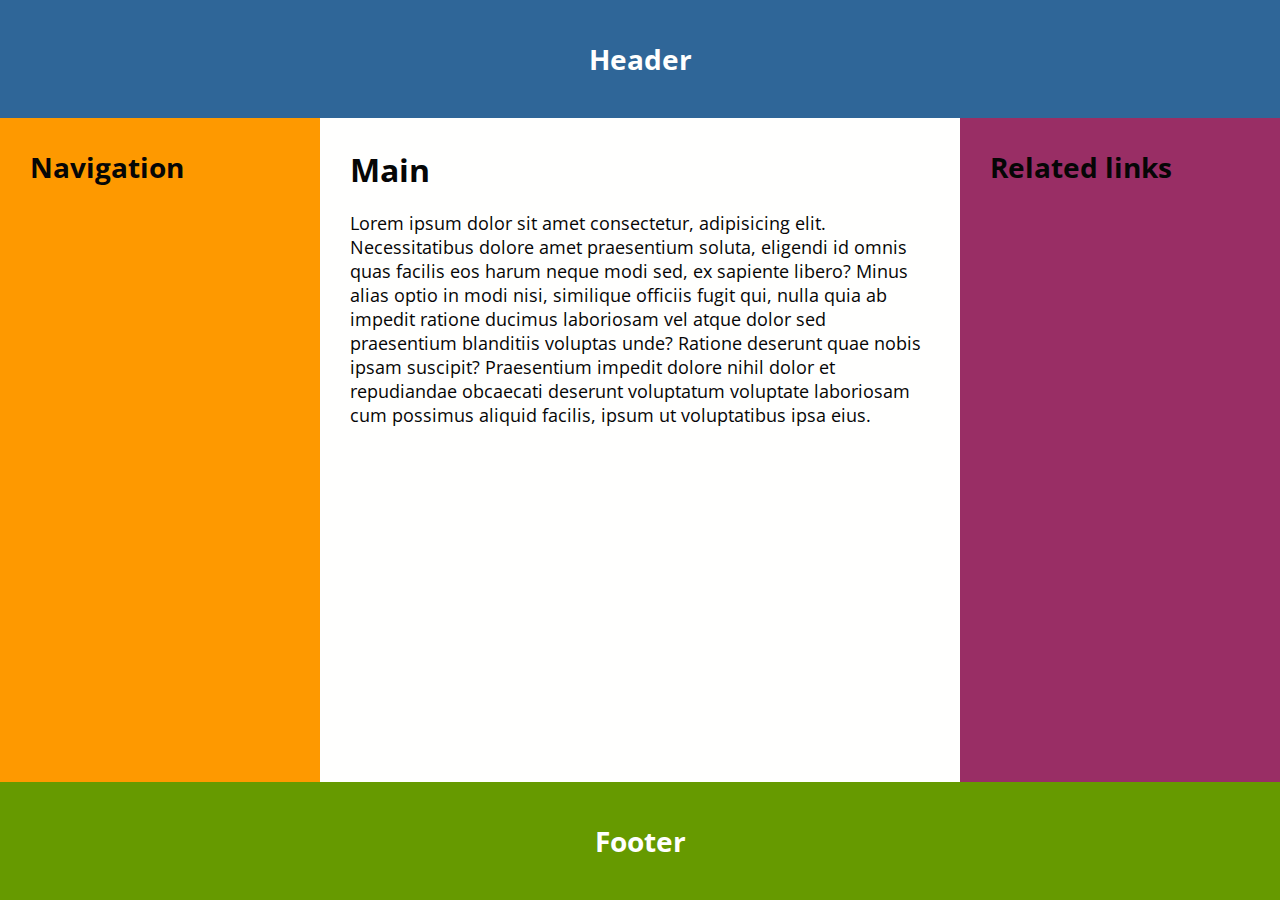
<file: task_2/task_2_1/index.html>
<!DOCTYPE html>
<html lang="en">

<head>
	<meta charset="UTF-8">
	<meta http-equiv="X-UA-Compatible" content="IE=edge">
	<meta name="viewport" content="width=device-width, initial-scale=1.0">
	<link href="https://fonts.googleapis.com/css2?family=Open+Sans:wght@400;700&display=swap" rel="stylesheet">
	<link rel="stylesheet" href="css/reset.css">
	<link rel="stylesheet" href="css/style.css">
	<title>Task_2</title>
</head>

<body>
	<div class="wrapper">
		<header class="header">
			<h2 class="header__title title">
				Header
			</h2>
		</header>

		<main class="page">
			<aside class="navigation">
				<h2 class="navigation__title title">
					Navigation
				</h2>
			</aside>

			<div class="main">
				<h1 class="main__title title">
					Main
				</h1>
				<div class="main__content">
					<p>
						Lorem ipsum dolor sit amet consectetur, adipisicing elit. Necessitatibus dolore amet praesentium soluta,
						eligendi id omnis quas facilis eos harum neque modi sed, ex sapiente libero? Minus alias optio in modi nisi,
						similique officiis fugit qui, nulla quia ab impedit ratione ducimus laboriosam vel atque dolor sed
						praesentium
						blanditiis voluptas unde? Ratione deserunt quae nobis ipsam suscipit? Praesentium impedit dolore nihil dolor
						et repudiandae obcaecati deserunt voluptatum voluptate laboriosam cum possimus aliquid facilis, ipsum ut
						voluptatibus ipsa eius.
					</p>
				</div>
			</div>

			<aside class="links">
				<h2 class="links__title title">
					Related links
				</h2>
			</aside>
		</main>

		<footer class="footer">
			<h2 class="footer__title title">
				Footer
			</h2>
		</footer>
	</div>

</body>

</html>
</file>
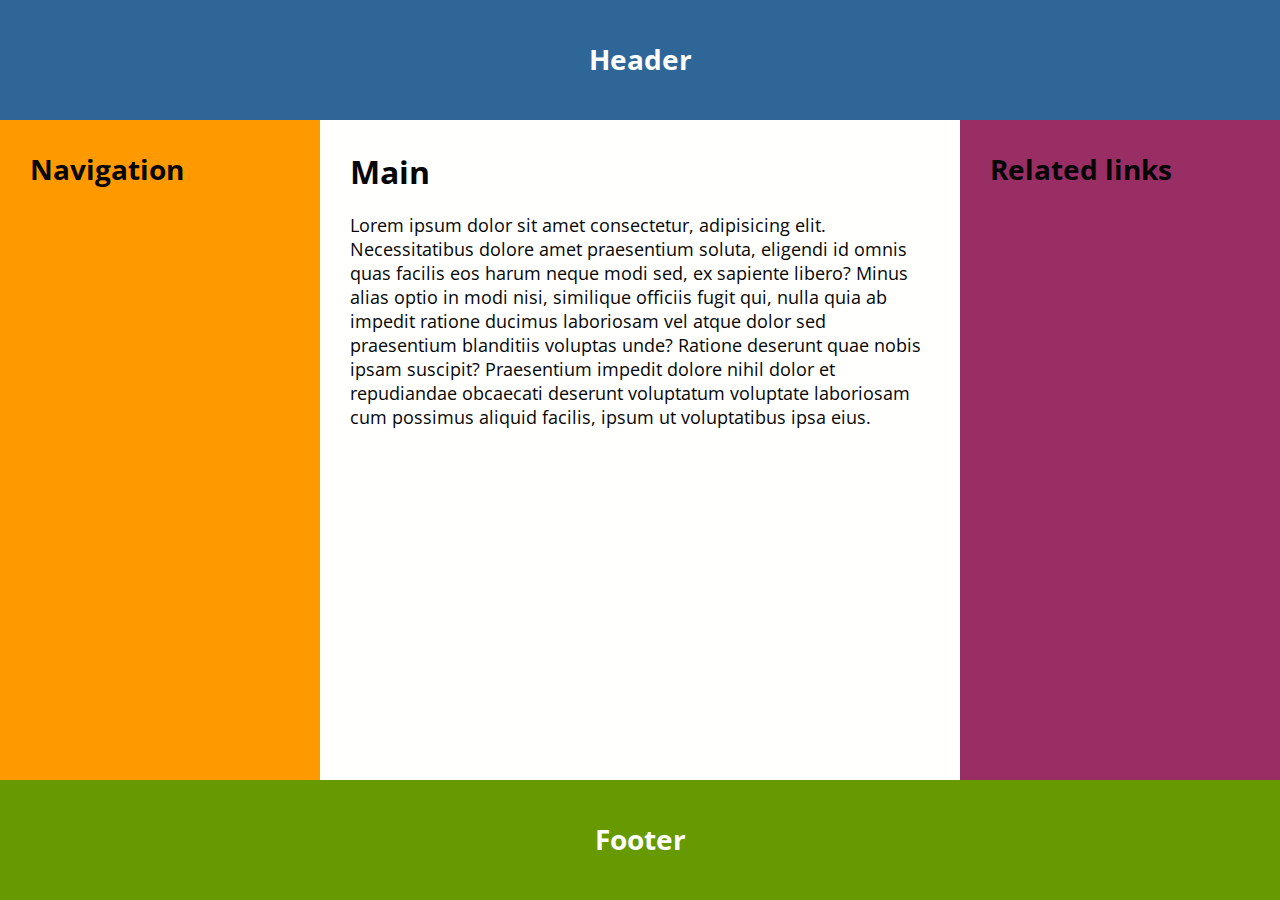
<file: task_2/task_2_2/index.html>
<!DOCTYPE html>
<html lang="en">

<head>
	<meta charset="UTF-8">
	<meta http-equiv="X-UA-Compatible" content="IE=edge">
	<meta name="viewport" content="width=device-width, initial-scale=1.0">
	<link href="https://fonts.googleapis.com/css2?family=Open+Sans:wght@400;700&display=swap" rel="stylesheet">
	<link rel="stylesheet" href="css/reset.css">
	<link rel="stylesheet" href="css/style.css">
	<title>Task_2</title>
</head>

<body>
	<div class="wrapper">
		<header class="header">
			<h2 class="header__title title">
				Header
			</h2>
		</header>

		<aside class="navigation">
			<h2 class="navigation__title title">
				Navigation
			</h2>
		</aside>

		<div class="main">
			<h1 class="main__title title">
				Main
			</h1>
			<div class="main__content">
				<p>
					Lorem ipsum dolor sit amet consectetur, adipisicing elit. Necessitatibus dolore amet praesentium soluta,
					eligendi id omnis quas facilis eos harum neque modi sed, ex sapiente libero? Minus alias optio in modi nisi,
					similique officiis fugit qui, nulla quia ab impedit ratione ducimus laboriosam vel atque dolor sed
					praesentium
					blanditiis voluptas unde? Ratione deserunt quae nobis ipsam suscipit? Praesentium impedit dolore nihil dolor
					et repudiandae obcaecati deserunt voluptatum voluptate laboriosam cum possimus aliquid facilis, ipsum ut
					voluptatibus ipsa eius.
				</p>
			</div>
		</div>

		<aside class="links">
			<h2 class="links__title title">
				Related links
			</h2>
		</aside>

		<footer class="footer">
			<h2 class="footer__title title">
				Footer
			</h2>
		</footer>
	</div>

</body>

</html>
</file>
<file: css/style.css>
body {
	font-family: "Ubuntu", sans-serif;
	font-weight: 400;
	font-size: 24px;
	background-color: #ddd;
	color: #011;
}

.container {
	max-width: 1230px;
	margin: 0 auto;
	padding: 0 15px;
}

.header {
	padding: 70px 0 20px;
	text-align: center;
}

.header__title {
	font-family: "Roboto", sans-serif;
	font-weight: 700;
	font-size: 80px;
}

.header__subtitle,
.header__description {
	display: block;
	font-size: 42px;
}

.header__subtitle {
	padding: 20px 0;
}

.main__top,
.main__inner {
	padding: 15px;
	border: 1px solid #999;
	border-radius: 10px;
	margin-bottom: 20px;
}

.main__inner {
	text-align: center;
	margin-bottom: 40px;
}

.main__picture {
	display: block;
	margin: 0 auto 15px;
	max-width: 500px;
	height: 500px;
}

.main__img {
	width: 100%;
	height: 100%;
	object-fit: cover;
	border-radius: 100%;
}

.main__subscribe {
	font-family: "Montserrat", sans-serif;
	font-weight: 700;
	padding: 20px;
	border-radius: 10px;
	background-color: #aaa;
}

.main__date {
	font-weight: 300;
	font-style: italic;
}

.main__content {
	margin-bottom: 40px;
}

.main__title {
	font-family: "Roboto", sans-serif;
	font-weight: 700;
	font-size: 42px;
	margin-bottom: 10px;
}

.footer {
	text-align: center;
	margin-bottom: 20px;
	font-style: italic;
}

.footer__wiki {
	color: blue;
}

@media screen and (max-width: 768px) {

	.header {
		padding: 50px 0 20px;
	}

	.header__title {
		font-size: 60px;
	}

	.header__subtitle,
	.header__description,
	.main__title {
		font-size: 28px;
	}

	.main__top {
		text-align: center;
	}

	.main__picture {
		max-width: 400px;
		height: 400px;
	}
}

@media screen and (max-width: 480px) {

	.main__content {
		text-align: center;
	}

	.main__picture {
		max-width: 240px;
		height: 240px;
	}
}
</file>
<file: task_4/css/style.css>
html {
  -webkit-box-sizing: border-box;
          box-sizing: border-box;
}

*,
*::after,
*::before {
  -webkit-box-sizing: inherit;
          box-sizing: inherit;
}

ul,
ol {
  padding: 0;
}

body,
h1,
h2,
h3,
h4,
h5,
h6,
p,
ul,
ol,
li,
figure,
figcaption,
blockquote,
dl,
dd {
  margin: 0;
}

h1,
h2,
h3,
h4,
h5,
h6 {
  font-weight: inherit;
  font-size: inherit;
}

ul {
  list-style: none;
}

img {
  max-width: 100%;
  display: inline-block;
  vertical-align: middle;
}

input,
button,
textarea,
select {
  font: inherit;
  cursor: pointer;
}

a,
button {
  text-decoration: none;
  color: inherit;
  padding: 0;
  margin: 0;
}

button {
  border: none;
  background-color: transparent;
}

a:active,
button:active {
  -webkit-tap-highlight-color: transparent;
  background-color: transparent;
}

@-webkit-keyframes pacman_1 {
  0% {
    -webkit-transform: rotate(270deg);
            transform: rotate(270deg);
  }
  50% {
    -webkit-transform: rotate(360deg);
            transform: rotate(360deg);
  }
  100% {
    -webkit-transform: rotate(270deg);
            transform: rotate(270deg);
  }
}

@keyframes pacman_1 {
  0% {
    -webkit-transform: rotate(270deg);
            transform: rotate(270deg);
  }
  50% {
    -webkit-transform: rotate(360deg);
            transform: rotate(360deg);
  }
  100% {
    -webkit-transform: rotate(270deg);
            transform: rotate(270deg);
  }
}

@-webkit-keyframes pacman_2 {
  0% {
    -webkit-transform: rotate(90deg);
            transform: rotate(90deg);
  }
  50% {
    -webkit-transform: rotate(0deg);
            transform: rotate(0deg);
  }
  100% {
    -webkit-transform: rotate(90deg);
            transform: rotate(90deg);
  }
}

@keyframes pacman_2 {
  0% {
    -webkit-transform: rotate(90deg);
            transform: rotate(90deg);
  }
  50% {
    -webkit-transform: rotate(0deg);
            transform: rotate(0deg);
  }
  100% {
    -webkit-transform: rotate(90deg);
            transform: rotate(90deg);
  }
}

@-webkit-keyframes moove {
  0% {
    right: 0;
  }
  80% {
    opacity: 1;
  }
  83% {
    opacity: 0;
  }
  100% {
    right: 100%;
    opacity: 0;
  }
}

@keyframes moove {
  0% {
    right: 0;
  }
  80% {
    opacity: 1;
  }
  83% {
    opacity: 0;
  }
  100% {
    right: 100%;
    opacity: 0;
  }
}

.content {
  position: relative;
  width: 100%;
  height: 100vh;
  overflow: hidden;
  display: -webkit-box;
  display: -ms-flexbox;
  display: flex;
  -webkit-box-pack: justify;
      -ms-flex-pack: justify;
          justify-content: space-between;
  -webkit-box-align: center;
      -ms-flex-align: center;
          align-items: center;
}

.pacman {
  position: relative;
  width: 160px;
  height: 160px;
}

.pacman::before, .pacman::after {
  content: "";
  position: absolute;
  display: block;
  top: 0;
  left: 0;
  width: 0;
  height: 0;
  border: 80px solid yellow;
  border-radius: 50%;
  border-right: 80px solid transparent;
}

.pacman::before {
  -webkit-transform: rotate(43deg);
          transform: rotate(43deg);
  -webkit-animation: pacman_1 linear 0.5s infinite;
          animation: pacman_1 linear 0.5s infinite;
  -webkit-animation-delay: 2.9s;
          animation-delay: 2.9s;
}

.pacman::after {
  -webkit-transform: rotate(-43deg);
          transform: rotate(-43deg);
  -webkit-animation: pacman_2 linear 0.5s infinite;
          animation: pacman_2 linear 0.5s infinite;
  -webkit-animation-delay: 2.9s;
          animation-delay: 2.9s;
}

.ball__item {
  position: absolute;
  width: 30px;
  height: 30px;
  top: 50%;
  -webkit-transform: translateY(-50%);
          transform: translateY(-50%);
  border-radius: 50%;
  background-color: #fff;
  -webkit-animation: moove linear 4s infinite;
          animation: moove linear 4s infinite;
}

.ball__item:nth-child(2) {
  -webkit-animation-delay: 0.5s;
          animation-delay: 0.5s;
}

.ball__item:nth-child(3) {
  -webkit-animation-delay: 1s;
          animation-delay: 1s;
}

.ball__item:nth-child(4) {
  -webkit-animation-delay: 1.5s;
          animation-delay: 1.5s;
}

.ball__item:nth-child(5) {
  -webkit-animation-delay: 2s;
          animation-delay: 2s;
}

.ball__item:nth-child(6) {
  -webkit-animation-delay: 2.5s;
          animation-delay: 2.5s;
}

.ball__item:nth-child(7) {
  -webkit-animation-delay: 3s;
          animation-delay: 3s;
}

.ball__item:nth-child(8) {
  -webkit-animation-delay: 3.5s;
          animation-delay: 3.5s;
}

html,
body {
  width: 100%;
  height: 100%;
}

body {
  background-color: #3f3f3f;
}

.container {
  max-width: 930px;
  padding: 0 15px;
  margin: 0 auto;
}
</file>
<file: task_5/css/style.css>
html {
  -webkit-box-sizing: border-box;
          box-sizing: border-box;
}

*,
*::after,
*::before {
  -webkit-box-sizing: inherit;
          box-sizing: inherit;
}

ul,
ol {
  padding: 0;
}

body,
h1,
h2,
h3,
h4,
h5,
h6,
p,
ul,
ol,
li,
figure,
figcaption,
blockquote,
dl,
dd {
  margin: 0;
}

h1,
h2,
h3,
h4,
h5,
h6 {
  font-weight: inherit;
  font-size: inherit;
}

ul {
  list-style: none;
}

img {
  max-width: 100%;
  display: inline-block;
  vertical-align: middle;
}

input,
button,
textarea,
select {
  font: inherit;
  cursor: pointer;
}

a,
button {
  text-decoration: none;
  color: inherit;
  padding: 0;
  margin: 0;
}

button {
  border: none;
  background-color: transparent;
}

a:active,
button:active {
  -webkit-tap-highlight-color: transparent;
  background-color: transparent;
}

.header,
.footer,
.moove {
  position: relative;
  z-index: 1;
  background-repeat: no-repeat;
  background-size: cover;
  background-position: center;
  background-attachment: fixed;
  padding: 40vh 0 60vh;
}

.header::before,
.footer::before,
.moove::before {
  content: "";
  position: absolute;
  z-index: 2;
  top: 0;
  left: 0;
  display: inline-block;
  width: 100%;
  height: 100%;
  background: rgba(0, 0, 0, 0.3);
}

.header {
  background-image: url("../img/bg_1.jpg");
}

.moove {
  background-image: url("../img/bg_3.jpg");
}

.footer {
  background-image: url("../img/bg_2.jpg");
}

.title {
  position: relative;
  z-index: 5;
  left: 50%;
  -webkit-transform: translateX(-50%);
          transform: translateX(-50%);
  display: inline-block;
  text-transform: uppercase;
  font-size: 42px;
  letter-spacing: 0.2em;
  color: #fff;
  text-shadow: 2px 2px 10px rgba(0, 0, 0, 0.6);
}

.title::after {
  content: "";
  position: absolute;
  bottom: -20px;
  left: 0;
  width: 100%;
  height: 5px;
  background-color: #00ffff;
  -webkit-box-shadow: 2px 2px 15px #00ffff;
          box-shadow: 2px 2px 15px #00ffff;
}

body {
  font-family: "OpenSans", sans-serif;
  font-weight: 400;
}
</file>
<file: task_6/css/style.css>
html {
  -webkit-box-sizing: border-box;
          box-sizing: border-box;
}

*,
*::after,
*::before {
  -webkit-box-sizing: inherit;
          box-sizing: inherit;
}

ul,
ol {
  padding: 0;
}

body,
h1,
h2,
h3,
h4,
h5,
h6,
p,
ul,
ol,
li,
figure,
figcaption,
blockquote,
dl,
dd {
  margin: 0;
}

h1,
h2,
h3,
h4,
h5,
h6 {
  font-weight: inherit;
  font-size: inherit;
}

ul {
  list-style: none;
}

img {
  max-width: 100%;
  display: inline-block;
  vertical-align: middle;
}

input,
button,
textarea,
select {
  font: inherit;
  cursor: pointer;
}

a,
button {
  text-decoration: none;
  color: inherit;
  padding: 0;
  margin: 0;
}

button {
  border: none;
  background-color: transparent;
}

a:active,
button:active {
  -webkit-tap-highlight-color: transparent;
  background-color: transparent;
}

.api {
  min-height: 100%;
  position: relative;
}

.menu-api {
  position: fixed;
  top: 0;
  bottom: 0;
  left: 0;
  max-width: 260px;
  width: 100%;
  padding: 20px;
  background-color: #eee;
  border-right: 2px solid #aaa;
  overflow-x: hidden;
  overflow-y: auto;
}

.menu-api__title {
  font-weight: 700;
  font-size: 24px;
  margin: 0 0 20px 0;
  overflow: hidden;
}

@supports (-webkit-line-clamp: 1) {
  .menu-api__title {
    display: -webkit-box;
    -webkit-line-clamp: 2;
    -webkit-box-orient: vertical;
    max-height: 100%;
  }
}

.nav-api__item {
  border-top: 1px solid #aaa;
  min-height: 35px;
  padding: 5px;
}

.nav-api__link {
  position: relative;
  display: block;
  font-weight: 500;
  overflow: hidden;
  text-overflow: ellipsis;
  white-space: nowrap;
  -webkit-transition: color 0.2s linear;
  transition: color 0.2s linear;
}

.nav-api__link:hover {
  color: #aaa;
}

.documentation {
  padding: 20px 20px 20px 280px;
}

.topic {
  display: block;
  margin: 0 0 50px 0;
}

.topic__title {
  font-weight: 700;
  font-size: 22px;
  margin: 0 0 20px 0;
}

.topic__description p {
  margin: 0 0 10px 0;
}

.topic__picture {
  padding: 5px 20px;
  max-width: 200px;
}

body {
  font-family: "OpenSans", sans-serif;
  font-weight: 400;
  font-size: 16px;
  background-color: #fff;
  color: #333;
}
</file>
<file: task_8/css/style.css>
html {
  -webkit-box-sizing: border-box;
          box-sizing: border-box;
}

*,
*::after,
*::before {
  -webkit-box-sizing: inherit;
          box-sizing: inherit;
}

ul,
ol {
  padding: 0;
}

body,
h1,
h2,
h3,
h4,
h5,
h6,
p,
ul,
ol,
li,
figure,
figcaption,
blockquote,
dl,
dd {
  margin: 0;
}

h1,
h2,
h3,
h4,
h5,
h6 {
  font-weight: inherit;
  font-size: inherit;
}

ul {
  list-style: none;
}

img {
  max-width: 100%;
  display: inline-block;
  vertical-align: middle;
}

input,
button,
textarea,
select {
  font: inherit;
  cursor: pointer;
}

a,
button {
  text-decoration: none;
  color: inherit;
  padding: 0;
  margin: 0;
}

button {
  border: none;
  background-color: transparent;
}

a:active,
button:active {
  -webkit-tap-highlight-color: transparent;
  background-color: transparent;
}

@font-face {
  font-family: Objective;
  font-display: swap;
  src: url("../fonts/Objective-Bold.woff2") format("woff2"), url("../fonts/Objective-Bold.otf") format("otf");
  font-weight: 700;
  font-style: bold;
}

@font-face {
  font-family: Objective;
  font-display: swap;
  src: url("../fonts/Objective-Medium.woff2") format("woff2"), url("../fonts/Objective-Medium.otf") format("otf");
  font-weight: 500;
  font-style: medium;
}

@font-face {
  font-family: Objective;
  font-display: swap;
  src: url("../fonts/Objective-Regular.woff2") format("woff2"), url("../fonts/Objective-Regular.otf") format("otf");
  font-weight: 400;
  font-style: normal;
}

.burger {
  display: none;
  background-color: transparent;
  border: none;
}

@media only screen and (max-width: 767.98px) {
  .burger {
    display: block;
    position: relative;
    top: 0;
    right: 0;
    width: 30px;
    height: 18px;
    cursor: pointer;
    z-index: 5;
  }
  .burger span {
    -webkit-transition: all 0.3s ease 0s;
    transition: all 0.3s ease 0s;
    top: calc(50% - 1px);
    left: 0px;
    position: absolute;
    width: 100%;
    height: 1px;
    background-color: #000;
  }
  .burger span:first-child {
    top: 0px;
  }
  .burger span:last-child {
    top: auto;
    bottom: 0px;
  }
  .burger.active span {
    -webkit-transform: scale(0);
            transform: scale(0);
  }
  .burger.active span:first-child {
    -webkit-transform: rotate(-45deg);
            transform: rotate(-45deg);
    top: calc(50% - 1px);
  }
  .burger.active span:last-child {
    -webkit-transform: rotate(45deg);
            transform: rotate(45deg);
    bottom: calc(50% - 1px);
  }
}

@media only screen and (max-width: 479.98px) {
  .burger {
    top: -4px;
    right: 7px;
  }
}

.sr-only {
  position: absolute;
  width: 1px;
  height: 1px;
  padding: 0;
  margin: -1px;
  overflow: hidden;
  clip: rect(0, 0, 0, 0);
  white-space: nowrap;
  border: 0;
}

html,
body {
  height: 100%;
}

body {
  font-family: "Objective", sans-serif;
  font-weight: 400;
  font-size: 16px;
  background-color: #fff;
  color: #0f001a;
}

.container {
  max-width: 980px;
  padding: 0 15px;
  margin: 0 auto;
}

.maxcontainer {
  max-width: 1440px;
  padding: 0 15px;
}

@media only screen and (min-width: 1199.98px) {
  .maxcontainer {
    padding: 0 130px;
    margin: 0 auto;
  }
}

.wrapper {
  height: 100%;
  display: -webkit-box;
  display: -ms-flexbox;
  display: flex;
  -webkit-box-orient: vertical;
  -webkit-box-direction: normal;
      -ms-flex-direction: column;
          flex-direction: column;
  -webkit-box-pack: justify;
      -ms-flex-pack: justify;
          justify-content: space-between;
}

.main-page {
  -webkit-box-flex: 1;
      -ms-flex: 1 1 auto;
          flex: 1 1 auto;
}

.lock {
  position: relative;
  overflow: hidden;
  width: 100%;
  height: 100%;
  z-index: 2;
  background-color: rgba(14, 29, 40, 0.8);
}

.lock::before {
  content: "";
  position: absolute;
  z-index: 2;
  top: 0;
  left: 0;
  width: 100%;
  height: 100%;
  background-color: rgba(14, 29, 40, 0.8);
}

.hover {
  position: relative;
  top: 0;
  outline: none;
  border: 1px solid transparent;
  -webkit-transition: border-color 0.3s linear, color 0.3s linear;
  transition: border-color 0.3s linear, color 0.3s linear;
}

@media only screen and (min-width: 767.98px) {
  .hover:focus {
    border-bottom-color: #4a99d3;
  }
  .hover:hover {
    color: #4a99d3;
    border-bottom-color: transparent;
  }
}

.hover:active {
  top: 1px;
}

@media only screen and (min-width: 767.98px) {
  .hover--footer:focus {
    border-bottom-color: #fff;
  }
  .hover--footer:hover {
    color: #0f001a;
    border-bottom-color: transparent;
  }
}

.menu__body {
  position: relative;
  width: 100%;
  display: -webkit-box;
  display: -ms-flexbox;
  display: flex;
  -webkit-box-pack: justify;
      -ms-flex-pack: justify;
          justify-content: space-between;
  -webkit-box-align: center;
      -ms-flex-align: center;
          align-items: center;
  -webkit-transition: all 0.4s ease-out;
  transition: all 0.4s ease-out;
}

@media only screen and (max-width: 767.98px) {
  .menu__body {
    position: fixed;
    top: 0;
    left: 0;
    display: block;
    width: 100%;
    width: 100%;
    height: 100%;
    overflow: auto;
    -webkit-transform: translate(-100%, 0);
            transform: translate(-100%, 0);
  }
}

.menu__body.active {
  -webkit-transform: translate(0, 0);
          transform: translate(0, 0);
}

.title {
  font-weight: 700;
  font-size: 26px;
  text-align: center;
  color: #0f001a;
}

@media only screen and (min-width: 767.98px) {
  .title {
    -webkit-transform: translate(0, -100px);
            transform: translate(0, -100px);
  }
  .title._animate {
    -webkit-transform: translate(0, 0);
            transform: translate(0, 0);
  }
}

.app {
  text-align: center;
  -webkit-transition: opacity 0.6s linear, visibility 0.6s linear, -webkit-transform 0.6s linear;
  transition: opacity 0.6s linear, visibility 0.6s linear, -webkit-transform 0.6s linear;
  transition: transform 0.6s linear, opacity 0.6s linear, visibility 0.6s linear;
  transition: transform 0.6s linear, opacity 0.6s linear, visibility 0.6s linear, -webkit-transform 0.6s linear;
}

@media only screen and (min-width: 767.98px) {
  .app {
    -webkit-transform: translate(0, 100%);
            transform: translate(0, 100%);
  }
  .app._animate {
    -webkit-transform: translate(0, 0);
            transform: translate(0, 0);
  }
}

.app__list {
  display: -webkit-box;
  display: -ms-flexbox;
  display: flex;
  -webkit-box-orient: vertical;
  -webkit-box-direction: normal;
      -ms-flex-direction: column;
          flex-direction: column;
  -webkit-box-align: center;
      -ms-flex-align: center;
          align-items: center;
}

@media only screen and (min-width: 479.98px) {
  .app__list {
    -webkit-box-orient: horizontal;
    -webkit-box-direction: normal;
        -ms-flex-direction: row;
            flex-direction: row;
    -webkit-box-pack: justify;
        -ms-flex-pack: justify;
            justify-content: space-between;
    max-width: 380px;
    margin: 0 auto;
  }
}

@media only screen and (min-width: 767.98px) {
  .app__list {
    margin: 0;
  }
}

.app__item {
  border-radius: 5px;
}

.app__item:not(:last-child) {
  margin-bottom: 20px;
}

@media only screen and (min-width: 479.98px) {
  .app__item:not(:last-child) {
    margin: 0;
  }
}

.app__link {
  position: relative;
  top: 0;
  display: block;
  max-width: 180px;
  min-height: 60px;
  border: 1px solid transparent;
  border-radius: 5px;
  outline: none;
  -webkit-transition: top 0.3s linear, border-color 0.3s linear, -webkit-box-shadow 0.3s linear;
  transition: top 0.3s linear, border-color 0.3s linear, -webkit-box-shadow 0.3s linear;
  transition: box-shadow 0.3s linear, top 0.3s linear, border-color 0.3s linear;
  transition: box-shadow 0.3s linear, top 0.3s linear, border-color 0.3s linear, -webkit-box-shadow 0.3s linear;
}

@media only screen and (min-width: 767.98px) {
  .app__link:focus {
    border-color: #4a99d3;
    -webkit-box-shadow: 2px 2px 20px 5px #4a99d3;
            box-shadow: 2px 2px 20px 5px #4a99d3;
  }
  .app__link:hover {
    top: -3px;
  }
}

.app__link:active {
  top: 0px;
}

.decor__bottom,
.decor {
  position: absolute;
  width: 141px;
  height: 119px;
  border: 8px solid transparent;
  border-radius: 4px;
  background-color: transparent;
  opacity: 0.2;
  -webkit-box-shadow: 0 0 4px 0 rgba(0, 0, 0, 0.25);
          box-shadow: 0 0 4px 0 rgba(0, 0, 0, 0.25);
}

@media only screen and (min-width: 767.98px) {
  .decor__bottom._animate,
  .decor._animate {
    opacity: 0.7;
  }
}

@media only screen and (max-width: 479.98px) {
  .decor__bottom,
  .decor {
    display: none;
  }
}

.decor__bottom::before, .decor__bottom::after,
.decor::before,
.decor::after {
  content: "";
  position: absolute;
  width: 141px;
  height: 119px;
  border: 6px solid transparent;
  border-radius: 4px;
  background-color: transparent;
  opacity: 0.9;
  -webkit-box-shadow: 0 0 4px 0 rgba(0, 0, 0, 0.25);
          box-shadow: 0 0 4px 0 rgba(0, 0, 0, 0.25);
}

.decor::before {
  top: 24px;
  left: -40px;
}

.decor::after {
  top: 72px;
  right: -74px;
}

.decor__bottom::before {
  top: -41px;
  left: 25px;
}

.decor__bottom::after {
  top: -88px;
  right: 74px;
}

.anim-item {
  -webkit-transition: opacity 0.6s linear, visibility 0.6s linear, -webkit-transform 0.6s linear;
  transition: opacity 0.6s linear, visibility 0.6s linear, -webkit-transform 0.6s linear;
  transition: transform 0.6s linear, opacity 0.6s linear, visibility 0.6s linear;
  transition: transform 0.6s linear, opacity 0.6s linear, visibility 0.6s linear, -webkit-transform 0.6s linear;
}

@media only screen and (min-width: 767.98px) {
  .anim-item {
    opacity: 0;
    visibility: hidden;
  }
}

@media only screen and (min-width: 767.98px) {
  ._animate {
    opacity: 1;
    visibility: visible;
  }
}

.header {
  position: relative;
  z-index: 2;
  padding: 10px 0 7px;
  background-color: transparent;
}

@media only screen and (min-width: 767.98px) {
  .header {
    padding: 45px 0 12px;
  }
}

.header__content {
  display: -webkit-box;
  display: -ms-flexbox;
  display: flex;
  -webkit-box-pack: justify;
      -ms-flex-pack: justify;
          justify-content: space-between;
  -webkit-box-align: center;
      -ms-flex-align: center;
          align-items: center;
}

.header__logo {
  position: relative;
  z-index: 3;
  font-weight: bold;
  font-size: 40px;
  text-transform: uppercase;
  color: #4a99d3;
}

@media only screen and (min-width: 767.98px) {
  .header__logo:focus {
    border-bottom-color: #4a99d3;
  }
  .header__logo:hover {
    color: #0f001a;
    border-bottom-color: transparent;
  }
}

@media only screen and (max-width: 767.98px) {
  .menu__body {
    background-color: #e4f0f8;
    padding: 100px 0 10px;
  }
}

.menu__list {
  display: -webkit-box;
  display: -ms-flexbox;
  display: flex;
  -webkit-box-pack: justify;
      -ms-flex-pack: justify;
          justify-content: space-between;
  -webkit-box-align: center;
      -ms-flex-align: center;
          align-items: center;
}

@media only screen and (max-width: 767.98px) {
  .menu__list {
    display: -webkit-box;
    display: -ms-flexbox;
    display: flex;
    -webkit-box-orient: vertical;
    -webkit-box-direction: normal;
        -ms-flex-direction: column;
            flex-direction: column;
    -webkit-box-align: center;
        -ms-flex-align: center;
            align-items: center;
  }
}

.menu__item:not(:last-child) {
  margin: 0 50px 0 0;
}

@media only screen and (max-width: 767.98px) {
  .menu__item:not(:last-child) {
    margin: 0 0 50px 0;
  }
}

.menu__link {
  display: inline-block;
  font-size: 18px;
  color: #0f001a;
}

@media only screen and (max-width: 767.98px) {
  .menu__link {
    font-weight: 500;
    font-size: 40px;
  }
}

.head {
  position: relative;
  z-index: 1;
  -webkit-box-shadow: 0 2px 15px 0 rgba(0, 0, 0, 0.1);
          box-shadow: 0 2px 15px 0 rgba(0, 0, 0, 0.1);
}

.head::before {
  content: "";
  position: absolute;
  z-index: 0;
  top: -100px;
  left: 0;
  width: 100%;
  height: 100%;
  background: -webkit-gradient(linear, left bottom, left top, from(#ffffff), to(#e2eff8));
  background: linear-gradient(to top, #ffffff 0%, #e2eff8 100%);
}

.head__wrapper {
  position: relative;
  z-index: 1;
  display: -webkit-box;
  display: -ms-flexbox;
  display: flex;
  -webkit-box-orient: vertical;
  -webkit-box-direction: normal;
      -ms-flex-direction: column;
          flex-direction: column;
  -webkit-box-align: center;
      -ms-flex-align: center;
          align-items: center;
  padding: 40px 0 20px;
  overflow: hidden;
}

@media only screen and (min-width: 767.98px) {
  .head__wrapper {
    -webkit-box-orient: horizontal;
    -webkit-box-direction: normal;
        -ms-flex-direction: row;
            flex-direction: row;
    max-width: 1280px;
    max-height: 670px;
    height: 60vw;
    padding: 0;
    -webkit-box-align: center;
        -ms-flex-align: center;
            align-items: center;
  }
}

.head__content {
  position: relative;
}

@media only screen and (min-width: 767.98px) {
  .head__content {
    -webkit-box-flex: 0;
        -ms-flex: 0 1 100%;
            flex: 0 1 100%;
  }
}

.head__body {
  margin: 0 0 30px 0;
  padding: 0;
  color: #260041;
}

@media only screen and (min-width: 767.98px) {
  .head__body {
    max-width: 650px;
    width: 55vw;
    padding: 0 0 25px 0;
    margin: 0 15px 0 0;
  }
}

@media only screen and (min-width: 1199.98px) {
  .head__body {
    width: 52vw;
  }
}

.head__title {
  max-width: 325px;
  margin: 0 auto 20px;
  text-align: center;
  font-weight: 500;
  font-size: calc(22px + (20 + 20 * 0.7) * ((100vw - 320px) / 1440));
  line-height: 30px;
  letter-spacing: 1.2px;
}

@media only screen and (min-width: 479.98px) {
  .head__title {
    max-width: 424px;
    line-height: 36px;
  }
}

@media only screen and (min-width: 767.98px) {
  .head__title {
    max-width: 100%;
    margin: 0 0 15px 0;
    text-align: left;
    line-height: 50px;
    -webkit-transform: translate(0, -20%);
            transform: translate(0, -20%);
  }
  .head__title._animate {
    -webkit-transform: translate(0, 0);
            transform: translate(0, 0);
  }
}

@media only screen and (min-width: 1199.98px) {
  .head__title {
    line-height: 70px;
    font-size: 50px;
  }
}

.head__description {
  display: block;
  margin: 0 0 30px 0;
  text-align: center;
  font-size: 20px;
  line-height: 26px;
}

@media only screen and (min-width: 767.98px) {
  .head__description {
    text-align: left;
    line-height: 36px;
    margin: 0 0 20px 0;
  }
}

@media only screen and (min-width: 991.98px) {
  .head__description {
    padding: 0 10px 0 0;
    margin: 0 0 60px 0;
  }
}

@media only screen and (min-width: 767.98px) {
  .head__picture {
    position: absolute;
    top: 50%;
    right: 0;
    max-width: 40%;
    -webkit-transform: translate(100%, -50%);
            transform: translate(100%, -50%);
  }
  .head__picture._animate {
    -webkit-transform: translate(0, -50%);
            transform: translate(0, -50%);
  }
}

.head .app__link {
  background-color: #4a99d3;
}

.about {
  overflow: hidden;
}

.about__container {
  position: relative;
  padding: 50px 0 30px;
}

@media only screen and (min-width: 767.98px) {
  .about__container {
    padding: 100px 0;
  }
}

@media only screen and (min-width: 991.98px) {
  .about__container {
    padding: 150px 0;
  }
}

.about__content {
  position: relative;
  z-index: 3;
  min-height: 1175px;
}

.about__title {
  text-align: center;
  font-weight: 500;
  font-size: calc(20px + (16 + 16 * 0.7) * ((100vw - 320px) / 1440));
  line-height: 30px;
  color: #260041;
  margin: 0 0 30px 0;
}

@media only screen and (min-width: 479.98px) {
  .about__title {
    max-width: 395px;
    text-align: left;
  }
}

@media only screen and (min-width: 991.98px) {
  .about__title {
    margin: 0;
  }
}

@media only screen and (min-width: 1199.98px) {
  .about__title {
    font-size: 36px;
    line-height: 46px;
  }
}

.about .decor {
  border-color: #4a99d3;
  top: 0;
  right: 16px;
  left: auto;
}

.about .decor::before, .about .decor::after {
  border-color: #4a99d3;
}

.about .decor__bottom {
  top: auto;
  bottom: 0;
  left: 16px;
  border-color: #d3844a;
}

.about .decor__bottom::before, .about .decor__bottom::after {
  border-color: #d3844a;
}

.cart {
  position: relative;
  max-width: 380px;
  border-radius: 10px;
  margin: 0 auto 40px;
  padding: 40px 25px 45px;
  text-align: center;
  -webkit-box-shadow: 5px 5px 50px 0 rgba(74, 153, 211, 0.2);
          box-shadow: 5px 5px 50px 0 rgba(74, 153, 211, 0.2);
  -webkit-transition: opacity 0.6s linear, visibility 0.6s linear, -webkit-transform 0.6s linear;
  transition: opacity 0.6s linear, visibility 0.6s linear, -webkit-transform 0.6s linear;
  transition: transform 0.6s linear, opacity 0.6s linear, visibility 0.6s linear;
  transition: transform 0.6s linear, opacity 0.6s linear, visibility 0.6s linear, -webkit-transform 0.6s linear;
}

@media only screen and (min-width: 479.98px) {
  .cart {
    min-height: 525px;
    margin-bottom: 50px;
    padding: 50px 50px 55px;
  }
}

@media only screen and (min-width: 767.98px) {
  .cart {
    text-align: left;
  }
}

@media only screen and (min-width: 991.98px) {
  .cart {
    position: absolute;
    margin: 0;
  }
}

.cart::before {
  content: "";
  position: absolute;
  z-index: 2;
  top: 0;
  left: 0;
  width: 100%;
  height: 100%;
  border-radius: 10px;
  background-color: #fff;
}

.cart::after {
  content: "";
  position: absolute;
  z-index: 1;
  width: 154px;
  height: 154px;
  background-image: url("../img/decor/points.png");
  background-repeat: no-repeat;
  background-position: center;
  background-size: cover;
}

@media only screen and (min-width: 767.98px) {
  .cart._animate {
    -webkit-transform: translate(0, 0);
            transform: translate(0, 0);
  }
}

.cart--send .cart__picture {
  position: relative;
  top: -75px;
  margin-bottom: -15px;
}

@media only screen and (max-width: 479.98px) {
  .cart--send .cart__picture {
    margin-bottom: -35px;
  }
}

@media only screen and (min-width: 991.98px) {
  .cart--send {
    top: 0;
    right: 0;
  }
}

@media only screen and (min-width: 767.98px) {
  .cart--send {
    -webkit-transform: translateX(100%);
            transform: translateX(100%);
  }
}

.cart--send::after {
  right: 0;
  top: 0;
  -webkit-transform: translate(50%, -50%);
          transform: translate(50%, -50%);
}

@media only screen and (min-width: 767.98px) {
  .cart--receive {
    -webkit-transform: translate(-100%, 0);
            transform: translate(-100%, 0);
  }
  .cart--receive._animate {
    -webkit-transform: translate(0, 0);
            transform: translate(0, 0);
  }
}

@media only screen and (min-width: 991.98px) {
  .cart--receive {
    top: 50%;
    left: 85px;
    -webkit-transform: translate(-100%, -50%);
            transform: translate(-100%, -50%);
  }
  .cart--receive._animate {
    -webkit-transform: translate(0, -50%);
            transform: translate(0, -50%);
  }
}

.cart--receive::after {
  top: 50%;
  left: 0;
  -webkit-transform: translate(-70%, -50%);
          transform: translate(-70%, -50%);
}

@media only screen and (min-width: 767.98px) {
  .cart--buy {
    -webkit-transform: translateX(100%);
            transform: translateX(100%);
  }
}

@media only screen and (min-width: 991.98px) {
  .cart--buy {
    bottom: 0;
    right: 0;
  }
}

.cart--buy::after {
  right: 0;
  bottom: 0;
  -webkit-transform: translate(50%, 50%);
          transform: translate(50%, 50%);
}

.cart__content {
  position: relative;
  z-index: 3;
  top: 0;
  left: 0;
  width: 100%;
  height: 100%;
}

.cart__picture {
  display: -webkit-box;
  display: -ms-flexbox;
  display: flex;
  -webkit-box-pack: center;
      -ms-flex-pack: center;
          justify-content: center;
  -webkit-box-align: center;
      -ms-flex-align: center;
          align-items: center;
  text-align: center;
  margin: 0 auto;
  margin-bottom: 60px;
}

@media only screen and (max-width: 479.98px) {
  .cart__picture {
    margin-bottom: 40px;
  }
}

.cart__img {
  min-height: 132px;
}

.cart__title {
  font-weight: 500;
  font-size: 20px;
  margin: 0 0 25px 0;
}

.cart__description {
  color: rgba(0, 0, 0, 0.25);
  line-height: 25px;
  margin: 0 0 35px 0;
}

@media only screen and (min-width: 479.98px) {
  .cart__description {
    margin: 0 0 65px 0;
  }
}

.cart__link {
  position: relative;
  top: 0;
  display: inline-block;
  padding: 0 36px 4px 0;
  font-weight: 500;
  font-size: 14px;
  color: #4a99d3;
  border: 1px solid transparent;
  outline: none;
  -webkit-transition: color 0.3s linear, border-color 0.3s linear;
  transition: color 0.3s linear, border-color 0.3s linear;
}

.cart__link::after {
  content: "";
  position: absolute;
  top: calc(50% - 4px);
  right: 0;
  width: 16px;
  height: 16px;
  -webkit-transform: translateY(-50%);
          transform: translateY(-50%);
  background-image: url("../img/svg-icons/arrow-link.svg");
  background-repeat: no-repeat;
  background-position: center;
  background-size: cover;
}

@media only screen and (min-width: 767.98px) {
  .cart__link:focus {
    border-bottom-color: #4a99d3;
  }
  .cart__link:hover {
    color: #0f001a;
  }
}

.cart__link:active {
  top: calc(50% + 1px);
}

.description {
  padding: 95px 0 90px;
  background-color: rgba(74, 153, 211, 0.1);
  overflow: hidden;
}

@media only screen and (max-width: 767.98px) {
  .description {
    padding: 70px 0;
  }
}

@media only screen and (max-width: 479.98px) {
  .description {
    padding: 50px 0;
  }
}

.description__title {
  color: #4a99d3;
  margin: 0 0 86px 0;
}

@media only screen and (max-width: 767.98px) {
  .description__title {
    margin-bottom: 70px;
  }
}

@media only screen and (max-width: 479.98px) {
  .description__title {
    margin-bottom: 50px;
  }
}

.description__list {
  display: -webkit-box;
  display: -ms-flexbox;
  display: flex;
  -webkit-box-pack: justify;
      -ms-flex-pack: justify;
          justify-content: space-between;
}

@media only screen and (max-width: 767.98px) {
  .description__list {
    -webkit-box-orient: vertical;
    -webkit-box-direction: normal;
        -ms-flex-direction: column;
            flex-direction: column;
  }
}

.stage {
  text-align: center;
  padding: 0 10px;
  -webkit-transition: opacity 0.6s linear, visibility 0.6s linear, -webkit-transform 0.6s linear;
  transition: opacity 0.6s linear, visibility 0.6s linear, -webkit-transform 0.6s linear;
  transition: transform 0.6s linear, opacity 0.6s linear, visibility 0.6s linear;
  transition: transform 0.6s linear, opacity 0.6s linear, visibility 0.6s linear, -webkit-transform 0.6s linear;
}

@media only screen and (min-width: 767.98px) {
  .stage {
    opacity: 0;
    visibility: hidden;
    -webkit-transform: translate(0, 100%);
            transform: translate(0, 100%);
  }
  .stage:first-child {
    -webkit-transform: translate(-100%, 0);
            transform: translate(-100%, 0);
  }
  .stage:last-child {
    -webkit-transform: translate(100%, 0);
            transform: translate(100%, 0);
  }
  .stage._animate {
    -webkit-transform: translate(0, 0);
            transform: translate(0, 0);
    opacity: 1;
    visibility: visible;
  }
}

@media only screen and (max-width: 767.98px) {
  .stage:not(:last-child) {
    margin: 0 0 40px 0;
  }
}

.stage__icon {
  width: 60px;
  height: 60px;
  margin: 0 auto;
  margin-bottom: 30px;
}

.stage__title {
  font-weight: 500;
  font-size: 18px;
  margin-bottom: 15px;
}

.stage__text {
  line-height: 26px;
}

.reviews {
  padding: 150px 0 55px;
}

@media only screen and (max-width: 991.98px) {
  .reviews {
    padding: 100px 0 20px;
  }
}

@media only screen and (max-width: 479.98px) {
  .reviews {
    padding: 50px 0 20px;
  }
}

.reviews__container {
  position: relative;
  padding: 0 15px;
}

.reviews__container::before {
  content: "";
  position: absolute;
  z-index: 0;
  top: 59%;
  left: 0;
  -webkit-transform: translateY(-50%);
          transform: translateY(-50%);
  width: 677px;
  height: 400px;
  background-color: rgba(74, 153, 211, 0.1);
}

@media only screen and (max-width: 991.98px) {
  .reviews__container::before {
    display: none;
  }
}

.reviews__container::after {
  content: "";
  position: absolute;
  top: 50%;
  right: 0;
  -webkit-transform: translateY(-50%);
          transform: translateY(-50%);
  width: 154px;
  height: 154px;
  background-image: url("../img/decor/points.png");
  background-repeat: no-repeat;
  background-position: center;
  background-size: cover;
}

@media only screen and (min-width: 767.98px) {
  .reviews__container {
    padding: 0;
  }
}

.reviews__title {
  margin: 0 0 50px 0;
}

@media only screen and (min-width: 991.98px) {
  .reviews__title {
    margin: 0 0 15px 0;
  }
}

.slider-reviews {
  position: relative;
  max-width: 1195px;
  padding: 0 10px 10px 0;
  overflow: hidden;
}

@media only screen and (max-width: 1199.98px) {
  .slider-reviews {
    max-width: 980px;
  }
}

@media only screen and (max-width: 991.98px) {
  .slider-reviews {
    max-width: 750px;
    margin: 0 auto;
  }
}

@media only screen and (max-width: 767.98px) {
  .slider-reviews {
    padding: 0;
  }
}

.slider-reviews__wrapper {
  position: relative;
  z-index: 1;
  display: -webkit-box;
  display: -ms-flexbox;
  display: flex;
  -webkit-box-pack: justify;
      -ms-flex-pack: justify;
          justify-content: space-between;
  padding: 0 0 40px 0;
}

@media only screen and (max-width: 479.98px) {
  .slider-reviews__wrapper {
    padding: 0;
  }
}

.slider-reviews__button-box {
  position: absolute;
  z-index: 4;
  right: 10px;
  bottom: 10px;
  max-width: 160px;
  width: 100%;
  min-height: 80px;
  border-radius: 4px;
  background-color: #fff;
  -webkit-box-shadow: 0 4px 10px 0 rgba(0, 0, 0, 0.25);
          box-shadow: 0 4px 10px 0 rgba(0, 0, 0, 0.25);
}

@media only screen and (max-width: 479.98px) {
  .slider-reviews__button-box {
    display: none;
  }
}

.slider-reviews__button {
  position: absolute;
  z-index: 3;
  top: 0;
  width: 80px;
  height: 80px;
  background-color: #4a99d3;
  border: 1px solid transparent;
  border-top-left-radius: 4px;
  border-bottom-left-radius: 4px;
  cursor: pointer;
  outline: none;
  -webkit-transition: border-color 0.3s linear;
  transition: border-color 0.3s linear;
}

.slider-reviews__button::before, .slider-reviews__button::after {
  content: "";
  position: absolute;
  z-index: 4;
  width: 6px;
  height: 28px;
  background-color: #fff;
  -webkit-transition: background-color 0.3s linear;
  transition: background-color 0.3s linear;
}

.slider-reviews__button::before {
  top: 17px;
  -webkit-transform: rotate(45deg);
          transform: rotate(45deg);
}

.slider-reviews__button::after {
  bottom: 17px;
  -webkit-transform: rotate(-45deg);
          transform: rotate(-45deg);
}

.slider-reviews__button--prev {
  left: 0;
}

.slider-reviews__button--next {
  right: 0;
  -webkit-transform: rotate(180deg);
          transform: rotate(180deg);
}

@media only screen and (min-width: 767.98px) {
  .slider-reviews__button:focus {
    border-color: #0f001a;
  }
  .slider-reviews__button:hover::before, .slider-reviews__button:hover::after {
    background-color: #0f001a;
  }
}

.slider-reviews__button:active {
  top: 1px;
}

.slider-reviews .swiper-button-disabled {
  background-color: #fff;
}

.slider-reviews .swiper-button-disabled::before, .slider-reviews .swiper-button-disabled::after {
  background-color: #4a99d3;
}

.slide {
  position: relative;
  z-index: 0;
  -webkit-box-flex: 0;
      -ms-flex: 0 0 980px;
          flex: 0 0 980px;
  margin: 0 0 0 200px;
  width: 100%;
  display: -webkit-box;
  display: -ms-flexbox;
  display: flex;
  -webkit-box-pack: justify;
      -ms-flex-pack: justify;
          justify-content: space-between;
  -webkit-box-align: end;
      -ms-flex-align: end;
          align-items: flex-end;
}

@media only screen and (max-width: 1199.98px) {
  .slide {
    margin: 0;
    -webkit-box-pack: center;
        -ms-flex-pack: center;
            justify-content: center;
  }
}

@media only screen and (max-width: 991.98px) {
  .slide {
    -webkit-box-flex: 0;
        -ms-flex: 0 0 750px;
            flex: 0 0 750px;
    -webkit-box-orient: vertical;
    -webkit-box-direction: normal;
        -ms-flex-direction: column;
            flex-direction: column;
    -webkit-box-align: center;
        -ms-flex-align: center;
            align-items: center;
  }
}

@media only screen and (max-width: 767.98px) {
  .slide {
    -webkit-box-flex: 0;
        -ms-flex: 0 0 100%;
            flex: 0 0 100%;
  }
}

.slide__picture {
  position: relative;
  z-index: 3;
  -webkit-box-flex: 0;
      -ms-flex: 0 0 400px;
          flex: 0 0 400px;
  max-width: 400px;
  min-height: 520px;
}

@media only screen and (max-width: 1199.98px) {
  .slide__picture {
    margin-right: 50px;
  }
}

@media only screen and (max-width: 991.98px) {
  .slide__picture {
    width: 100%;
    min-height: auto;
    height: 100%;
    margin: 0 0 50px 0;
    text-align: center;
    border-radius: 50%;
    background-color: #fff;
  }
  .slide__picture::before {
    content: "";
    position: absolute;
    z-index: 4;
    top: 0;
    left: 0;
    width: 100%;
    height: 100%;
    border-radius: 50%;
    background-color: rgba(74, 153, 211, 0.1);
  }
}

@media only screen and (max-width: 479.98px) {
  .slide__picture {
    max-width: 280px;
    max-height: 280px;
    margin: 0 0 30px 0;
  }
}

@media only screen and (max-width: 991.98px) {
  .slide__img {
    border-radius: 50%;
    width: 400px;
    max-height: 400px;
    -o-object-fit: cover;
       object-fit: cover;
  }
}

@media only screen and (max-width: 479.98px) {
  .slide__img {
    width: 280px;
    max-height: 280px;
  }
}

.slide__description {
  position: relative;
  max-width: 418px;
  padding: 90px 6px 80px;
}

@media only screen and (max-width: 767.98px) {
  .slide__description {
    padding: 60px 6px 80px;
  }
}

@media only screen and (max-width: 479.98px) {
  .slide__description {
    text-align: center;
    padding: 40px 6px 0;
  }
}

.slide__description::before {
  content: "";
  position: absolute;
  z-index: 3;
  top: 0;
  left: 0;
  width: 50px;
  height: 50px;
  background-image: url("../img/decor/quotes.png");
  background-repeat: no-repeat;
  background-position: center;
  background-size: cover;
}

@media only screen and (max-width: 767.98px) {
  .slide__description::before {
    left: 10%;
    width: 40px;
    height: 40px;
  }
}

@media only screen and (max-width: 479.98px) {
  .slide__description::before {
    width: 30px;
    height: 30px;
  }
}

.slide__text {
  line-height: 25px;
  color: #878787;
  margin: 0 0 40px 0;
}

.slide__signature {
  font-weight: 500;
  font-size: 18px;
  color: #0f001a;
}

.proposition {
  padding: 48px 0 125px;
  overflow: hidden;
}

@media only screen and (max-width: 767.98px) {
  .proposition {
    padding: 48px 0 80px;
  }
}

@media only screen and (max-width: 479.98px) {
  .proposition {
    padding: 40px 0 50px;
  }
}

.proposition__container {
  position: relative;
  padding: 0;
}

.proposition__wrapper {
  display: -webkit-box;
  display: -ms-flexbox;
  display: flex;
  -webkit-box-pack: justify;
      -ms-flex-pack: justify;
          justify-content: space-between;
  -webkit-box-align: center;
      -ms-flex-align: center;
          align-items: center;
}

@media only screen and (max-width: 991.98px) {
  .proposition__wrapper {
    -webkit-box-orient: vertical;
    -webkit-box-direction: normal;
        -ms-flex-direction: column;
            flex-direction: column;
  }
}

.proposition__picture {
  width: 100%;
  text-align: center;
  margin: 0 0 50px 0;
}

@media only screen and (min-width: 767.98px) {
  .proposition__picture {
    -webkit-transform: translate(-100%, 0);
            transform: translate(-100%, 0);
  }
  .proposition__picture._animate {
    -webkit-transform: translate(0, 0);
            transform: translate(0, 0);
  }
}

@media only screen and (min-width: 991.98px) {
  .proposition__picture {
    margin: 0;
  }
  .proposition__picture._animate {
    -webkit-transform: translate(-70px, 0);
            transform: translate(-70px, 0);
  }
}

@media only screen and (min-width: 1199.98px) {
  .proposition__picture {
    max-width: 516px;
    min-height: 460px;
  }
}

.proposition__content {
  max-width: 456px;
  text-align: center;
  padding: 0 10px;
}

.proposition__title {
  margin: 0 0 20px 0;
}

.proposition__description {
  margin: 0 0 45px 0;
  line-height: 25px;
  color: #878787;
}

.proposition .decor {
  z-index: 0;
  right: 16px;
  bottom: -95px;
  left: auto;
  border-color: #d3844a;
}

.proposition .decor::before, .proposition .decor::after {
  border-color: #d3844a;
}

.proposition .decor__bottom {
  right: auto;
  bottom: -160px;
  left: 16px;
  border-color: #4a99d3;
}

.proposition .decor__bottom::before, .proposition .decor__bottom::after {
  border-color: #4a99d3;
}

.proposition .app__list {
  margin: 0 auto;
}

.proposition .app__item {
  border-color: #000;
  background-color: transparent;
}

.proposition .app__link {
  max-width: 168px;
  min-height: 54px;
  height: 100%;
  background-color: #000;
}

@media only screen and (min-width: 767.98px) {
  .proposition .app__link:focus {
    border-color: #000;
    -webkit-box-shadow: 2px 2px 20px 5px #000;
            box-shadow: 2px 2px 20px 5px #000;
  }
  .proposition .app__link:hover {
    top: -3px;
  }
}

.footer {
  position: relative;
  z-index: 1;
  color: #fff;
  background-color: #4a99d3;
}

.footer__container {
  max-width: 980px;
  margin: 0 auto;
}

@media only screen and (min-width: 991.98px) {
  .footer__container {
    max-width: 1440px;
  }
}

.footer__top {
  padding: 55px 0 35px;
  border-bottom: 1px solid #fff;
}

@media only screen and (max-width: 479.98px) {
  .footer__top {
    padding: 40px 0 25px;
  }
}

.footer__buttom {
  display: -webkit-box;
  display: -ms-flexbox;
  display: flex;
  -webkit-box-pack: justify;
      -ms-flex-pack: justify;
          justify-content: space-between;
  padding: 20px 0;
  -webkit-box-align: center;
      -ms-flex-align: center;
          align-items: center;
}

@media only screen and (max-width: 767.98px) {
  .footer__buttom {
    -webkit-box-orient: vertical;
    -webkit-box-direction: reverse;
        -ms-flex-direction: column-reverse;
            flex-direction: column-reverse;
  }
}

.footer__copy {
  display: block;
  font-weight: 700;
  font-size: 10px;
  line-height: 16px;
}

@media only screen and (max-width: 767.98px) {
  .footer__copy {
    text-align: center;
    font-weight: 400;
  }
}

.footer-nav {
  display: -ms-grid;
  display: grid;
      grid-template-areas: "logo" "quicklinks" "others" "products" "form";
  grid-row-gap: 25px;
}

@media only screen and (min-width: 479.98px) {
  .footer-nav {
        grid-template-areas: "logo logo logo" "others quicklinks products" "form form form";
    -webkit-box-pack: center;
        -ms-flex-pack: center;
            justify-content: center;
    grid-row-gap: 30px;
  }
}

@media only screen and (min-width: 767.98px) {
  .footer-nav {
        grid-template-areas: "logo quicklinks others products" "form form form form";
  }
}

@media only screen and (min-width: 991.98px) {
  .footer-nav {
    -webkit-box-pack: justify;
        -ms-flex-pack: justify;
            justify-content: space-between;
        grid-template-areas: "logo quicklinks others products form";
  }
}

.footer-nav__item {
  text-align: center;
}

@media only screen and (min-width: 479.98px) {
  .footer-nav__item {
    min-width: 150px;
  }
}

@media only screen and (min-width: 767.98px) {
  .footer-nav__item {
    max-width: 100%;
  }
}

@media only screen and (min-width: 991.98px) {
  .footer-nav__item {
    text-align: left;
  }
}

.footer-nav__item--logo {
  -ms-grid-row: 1;
  -ms-grid-column: 1;
  grid-area: logo;
}

.footer-nav__item--quicklinks {
  -ms-grid-row: 2;
  -ms-grid-column: 1;
  grid-area: quicklinks;
}

.footer-nav__item--others {
  -ms-grid-row: 3;
  -ms-grid-column: 1;
  grid-area: others;
}

.footer-nav__item--products {
  -ms-grid-row: 4;
  -ms-grid-column: 1;
  grid-area: products;
}

.footer-nav__item--form {
  -ms-grid-row: 5;
  -ms-grid-column: 1;
  grid-area: form;
}

.footer-nav__logo {
  max-width: 110px;
  font-weight: 700;
  font-size: 28px;
  text-transform: uppercase;
}

@media only screen and (min-width: 479.98px) {
  .footer-nav__logo {
    font-size: 34px;
  }
}

@media only screen and (min-width: 767.98px) {
  .footer-nav__logo {
    display: block;
  }
}

.footer-nav__title {
  display: inline-block;
  font-weight: 500;
  font-size: 16px;
  margin: 0 0 25px 0;
  line-height: 28px;
  border-bottom: 2px solid #fff;
}

@media only screen and (min-width: 479.98px) {
  .footer-nav__title {
    font-size: 18px;
  }
}

@media only screen and (min-width: 767.98px) {
  .footer-nav__title {
    margin: 0 0 34px 0;
  }
}

.footer-nav__unit:not(:last-child) {
  margin: 0 0 15px 0;
}

@media only screen and (min-width: 479.98px) {
  .footer-nav__unit:not(:last-child) {
    margin: 0 0 20px 0;
  }
}

.footer-nav__link {
  font-size: 12px;
  padding-bottom: 2px;
}

@media only screen and (min-width: 767.98px) {
  .footer-nav__link {
    font-size: 14px;
  }
}

.footer-form {
  max-width: 100%;
}

@media only screen and (min-width: 1199.98px) {
  .footer-form {
    max-width: 394px;
  }
}

.footer-form__description {
  display: block;
  font-size: 14px;
  line-height: 22px;
  margin: 0 0 10px 0;
}

@media only screen and (min-width: 479.98px) {
  .footer-form__description {
    margin: 0 0 20px 0;
    font-size: 18px;
    line-height: 26px;
  }
}

.footer-form__connect {
  display: -webkit-box;
  display: -ms-flexbox;
  display: flex;
  -webkit-box-orient: vertical;
  -webkit-box-direction: normal;
      -ms-flex-direction: column;
          flex-direction: column;
  -webkit-box-pack: justify;
      -ms-flex-pack: justify;
          justify-content: space-between;
}

@media only screen and (min-width: 479.98px) {
  .footer-form__connect {
    -webkit-box-orient: horizontal;
    -webkit-box-direction: normal;
        -ms-flex-direction: row;
            flex-direction: row;
  }
}

.footer-form__input, .footer-form__button {
  display: block;
  padding: 16px 7px 15px;
  background-color: #fff;
  border-radius: 3px;
  outline: none;
  border: 1px solid transparent;
}

.footer-form__input {
  width: 100%;
  margin: 0 0 10px 0;
  -webkit-transition: border-color 0.3s linear, -webkit-box-shadow 0.3s linear;
  transition: border-color 0.3s linear, -webkit-box-shadow 0.3s linear;
  transition: box-shadow 0.3s linear, border-color 0.3s linear;
  transition: box-shadow 0.3s linear, border-color 0.3s linear, -webkit-box-shadow 0.3s linear;
}

.footer-form__input::-webkit-input-placeholder {
  font-size: 14px;
  color: rgba(0, 0, 0, 0.25);
  -webkit-transition: color 0.3s linear;
  transition: color 0.3s linear;
}

.footer-form__input:-ms-input-placeholder {
  font-size: 14px;
  color: rgba(0, 0, 0, 0.25);
  -webkit-transition: color 0.3s linear;
  transition: color 0.3s linear;
}

.footer-form__input::-ms-input-placeholder {
  font-size: 14px;
  color: rgba(0, 0, 0, 0.25);
  -webkit-transition: color 0.3s linear;
  transition: color 0.3s linear;
}

.footer-form__input::placeholder {
  font-size: 14px;
  color: rgba(0, 0, 0, 0.25);
  -webkit-transition: color 0.3s linear;
  transition: color 0.3s linear;
}

@media only screen and (min-width: 479.98px) {
  .footer-form__input {
    margin: 0 10px 0 0;
  }
}

@media only screen and (min-width: 767.98px) {
  .footer-form__input:focus {
    -webkit-box-shadow: inset 0 0 10px 0 #4a99d3;
            box-shadow: inset 0 0 10px 0 #4a99d3;
  }
  .footer-form__input:focus::-webkit-input-placeholder {
    color: #4a99d3;
  }
  .footer-form__input:focus:-ms-input-placeholder {
    color: #4a99d3;
  }
  .footer-form__input:focus::-ms-input-placeholder {
    color: #4a99d3;
  }
  .footer-form__input:focus::placeholder {
    color: #4a99d3;
  }
  .footer-form__input:hover {
    cursor: text;
  }
  .footer-form__input:hover::-webkit-input-placeholder {
    color: #4a99d3;
  }
  .footer-form__input:hover:-ms-input-placeholder {
    color: #4a99d3;
  }
  .footer-form__input:hover::-ms-input-placeholder {
    color: #4a99d3;
  }
  .footer-form__input:hover::placeholder {
    color: #4a99d3;
  }
}

.footer-form__button {
  position: relative;
  top: 0;
  font-weight: 700;
  color: #4a99d3;
  -webkit-transition: border-color 0.3s linear, background-color 0.3s linear, color 0.3s linear, -webkit-box-shadow 0.3s linear;
  transition: border-color 0.3s linear, background-color 0.3s linear, color 0.3s linear, -webkit-box-shadow 0.3s linear;
  transition: box-shadow 0.3s linear, border-color 0.3s linear, background-color 0.3s linear, color 0.3s linear;
  transition: box-shadow 0.3s linear, border-color 0.3s linear, background-color 0.3s linear, color 0.3s linear, -webkit-box-shadow 0.3s linear;
}

@media only screen and (min-width: 479.98px) {
  .footer-form__button {
    -webkit-box-flex: 0;
        -ms-flex: 0 0 116px;
            flex: 0 0 116px;
    max-width: 116px;
  }
}

@media only screen and (min-width: 767.98px) {
  .footer-form__button:focus {
    -webkit-box-shadow: inset 0 0 10px 0 #4a99d3;
            box-shadow: inset 0 0 10px 0 #4a99d3;
  }
  .footer-form__button:hover {
    -webkit-box-shadow: inset 0 0 10px 0 transparent;
            box-shadow: inset 0 0 10px 0 transparent;
    background-color: #4a99d3;
    border-color: #fff;
    color: #fff;
  }
}

.footer-form__button:active {
  top: 1px;
}

@media only screen and (max-width: 767.98px) {
  .footer-form__button:active {
    border-color: transparent;
    background-color: #fff;
  }
}

.social__list {
  display: -webkit-box;
  display: -ms-flexbox;
  display: flex;
  -webkit-box-pack: justify;
      -ms-flex-pack: justify;
          justify-content: space-between;
  -webkit-box-align: center;
      -ms-flex-align: center;
          align-items: center;
}

@media only screen and (max-width: 767.98px) {
  .social__list {
    margin: 0 0 20px 0;
  }
}

.social__item {
  display: block;
}

.social__item:not(:last-child) {
  margin-right: 20px;
}

.social__link {
  display: block;
  position: relative;
  top: 0;
  outline: none;
  -webkit-transition: fill 0.3s linear;
  transition: fill 0.3s linear;
}

@media only screen and (min-width: 767.98px) {
  .social__link:focus path {
    fill: rgba(14, 29, 40, 0.8);
  }
  .social__link:hover path {
    fill: #000;
  }
}

.social__link:active {
  top: 1px;
}

.social__link path {
  fill: #fff;
  -webkit-transition: fill 0.3s linear;
  transition: fill 0.3s linear;
}
</file>
<file: task_2/task_2_1/css/style.css>
html,
body {
	min-height: 100%;
}

body {
	font-family: 'Open Sans', sans-serif;
	font-size: 18px;
	font-weight: 400;
	color: #060606;
	background-color: #fffffe;
}

.wrapper {
	width: 100%;
	height: 100vh;
	display: flex;
	flex-direction: column;
	justify-content: space-between;
}


.header {
	background-color: #2f6698;
}

.navigation {
	background-color: #fe9900;
}

.links {
	background-color: #992e65;
}

.footer {
	background-color: #669a00;
}

.title {
	font-weight: 700;
	font-size: 28px;
}

.header,
.footer {
	color: #fffffe;
	text-align: center;
	padding: 40px 0;
}

.page {
	flex: 1 1 100vh;
	display: flex;
	justify-content: space-between;
}

.navigation,
.links,
.main {
	padding: 30px;
}

.navigation,
.links {
	min-width: 25%;
}


.main {
	flex: 1 1 100%;
}

.main__title {
	font-size: 32px;
	margin: 0 0 20px 0;
}

@media screen and (max-width: 992px) {

	.page {
		flex-direction: column;
	}
}
</file>
<file: task_2/task_2_2/css/style.css>
html,
body {
	min-height: 100%;
}

body {
	font-family: 'Open Sans', sans-serif;
	font-size: 18px;
	font-weight: 400;
	color: #060606;
	background-color: #fffffe;
}


.wrapper {
	width: 100%;
	height: 100vh;
	grid-template-columns: auto;
	display: grid;
	grid-template-areas:
		"header header header"
		"navigation main links"
		"footer footer footer";
	grid-template-columns: 320px auto 320px;
	grid-template-rows: 120px auto 120px;
}

.header {
	grid-area: header;
	background-color: #2f6698;
}

.navigation {
	grid-area: navigation;
	background-color: #fe9900;
}

.links {
	grid-area: links;
	background-color: #992e65;
}

.footer {
	grid-area: footer;
	background-color: #669a00;
}

.title {
	font-weight: 700;
	font-size: 28px;
}

.header,
.footer {
	color: #fffffe;
	text-align: center;
	padding: 40px 0;
}

.navigation,
.links,
.main {
	padding: 30px;
}

.main {
	grid-area: main;
}

.main__title {
	font-size: 32px;
	margin: 0 0 20px 0;
}

@media screen and (max-width: 992px) {

	.wrapper {
		grid-template-areas:
			"header"
			"navigation"
			"main"
			"links"
			"footer";
		grid-template-columns: auto;
		grid-template-rows: 120px 100px auto 100px 120px;
	}
}
</file>
